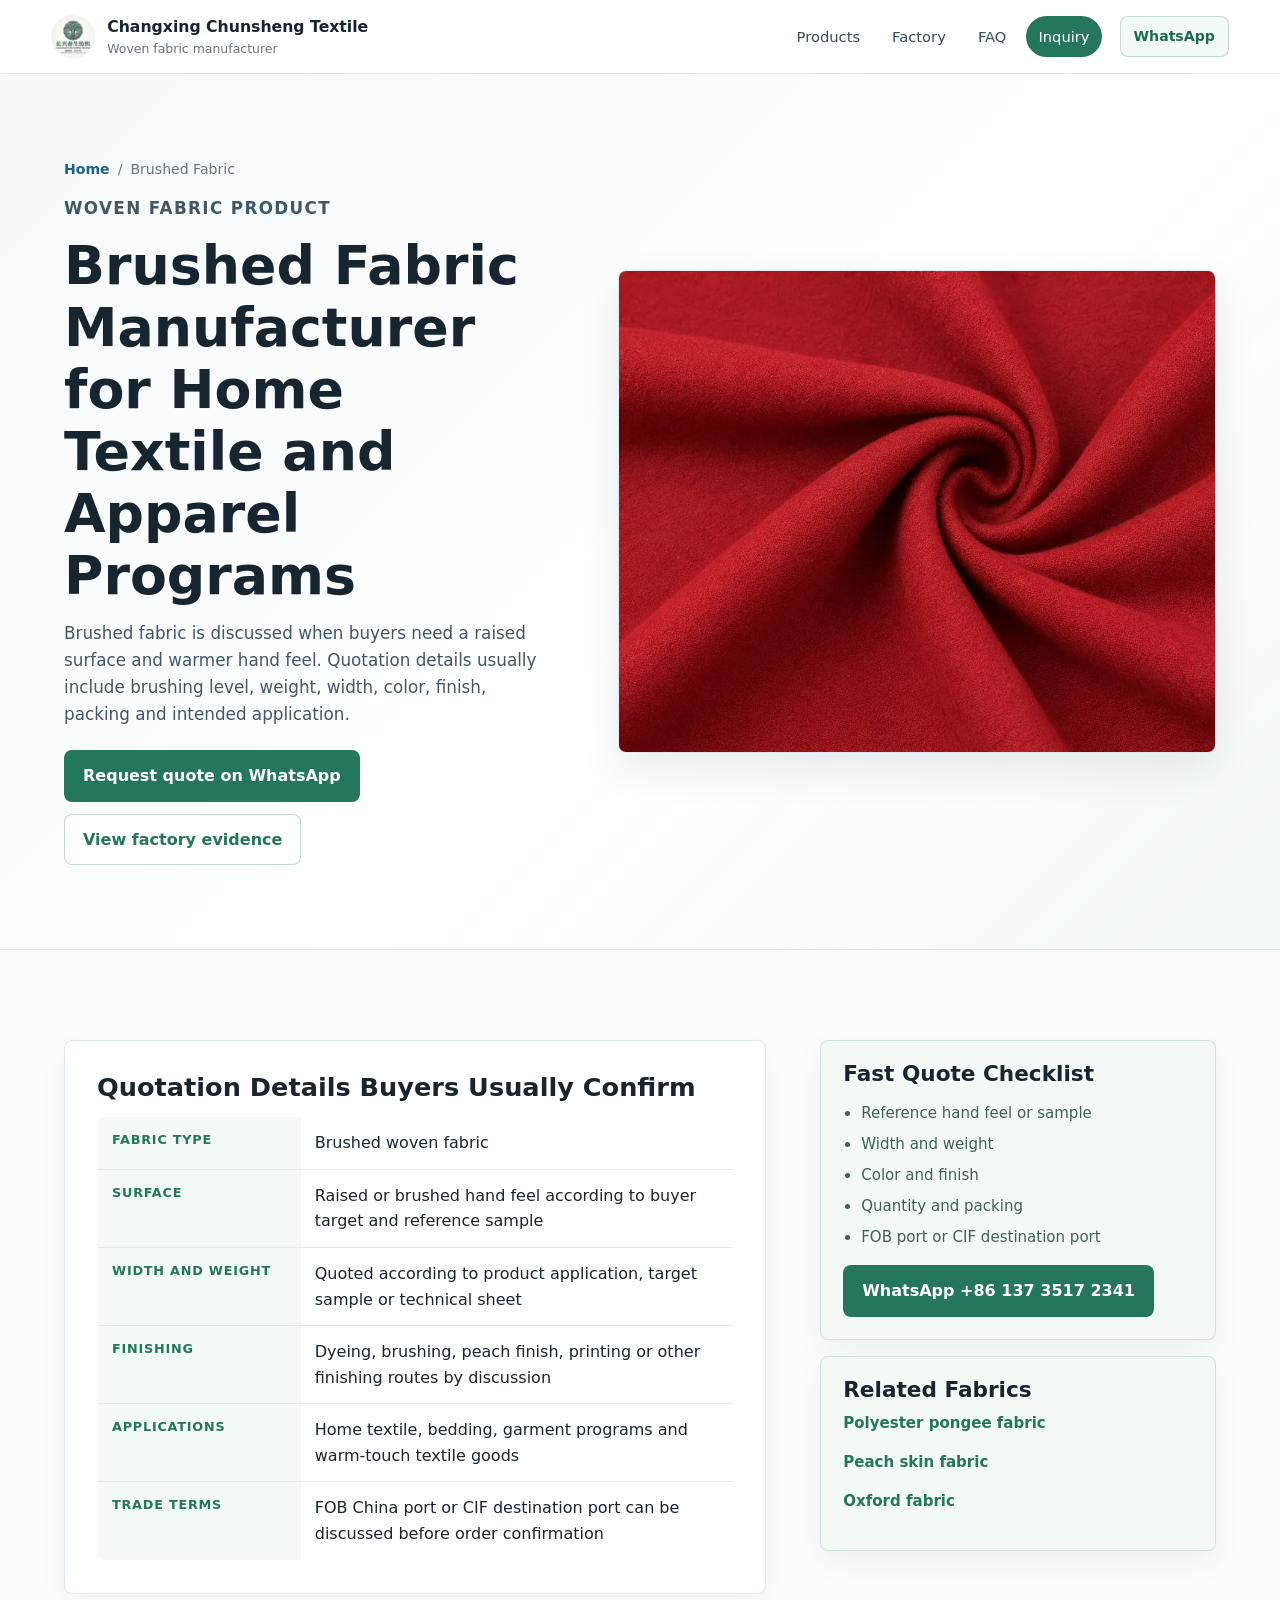
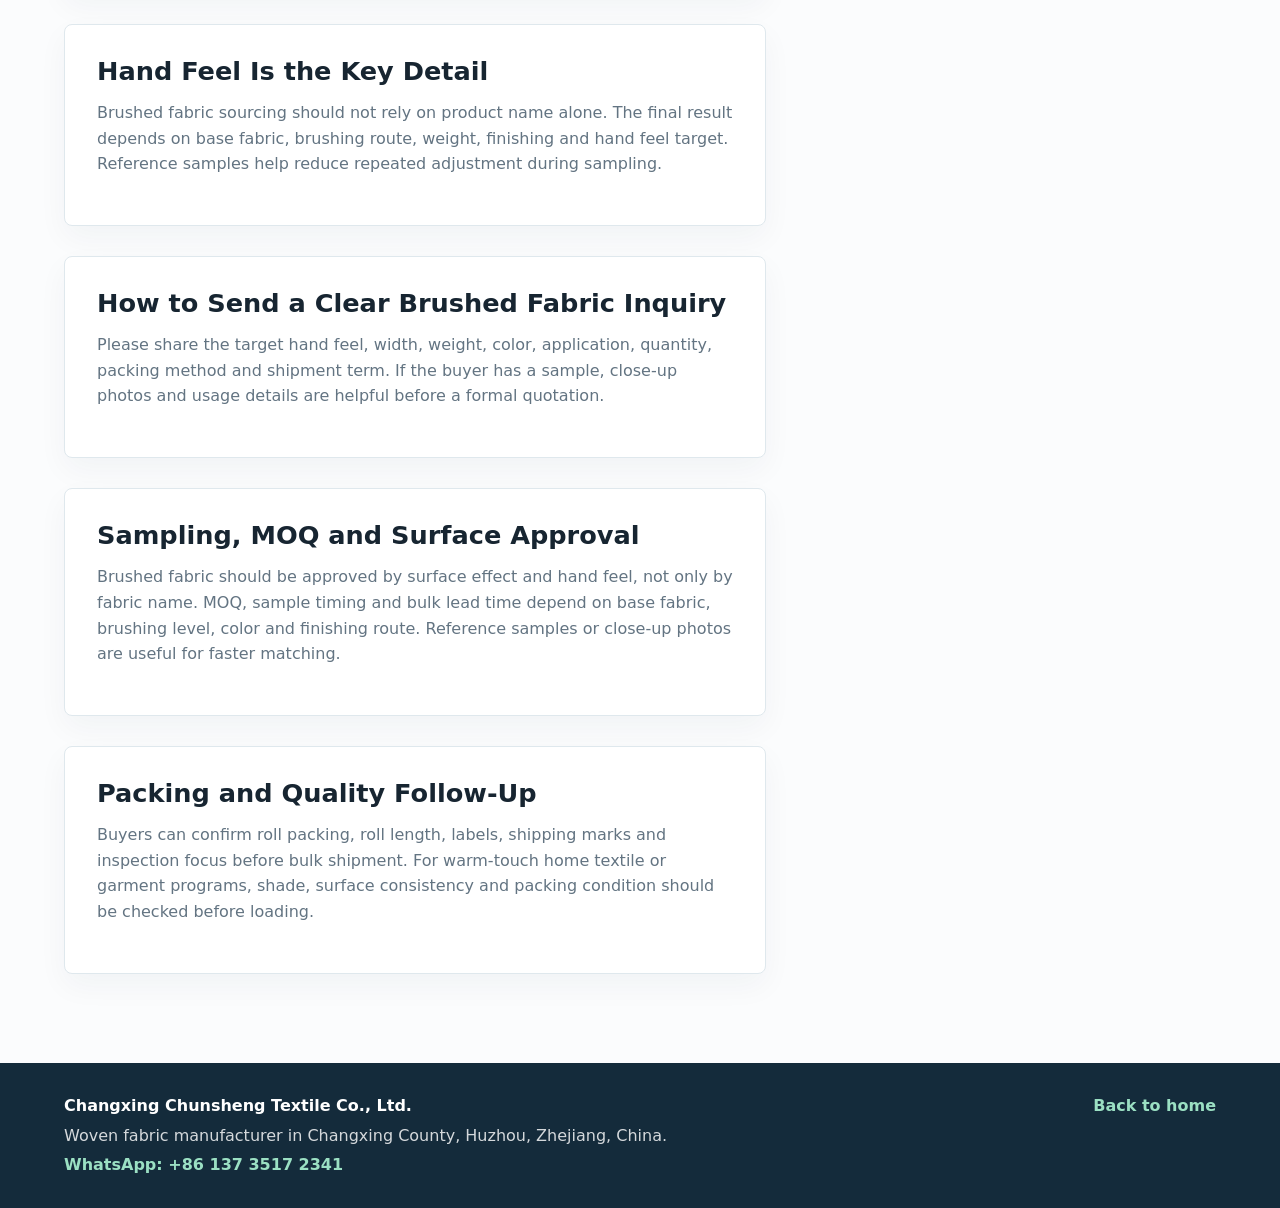
<file: cloudflare-git-dist/brushed-fabric.html>
<!doctype html>
<html lang="en">
  <head>
    <meta charset="UTF-8" />
    <meta name="viewport" content="width=device-width, initial-scale=1.0" />
    <title>Brushed Fabric Manufacturer in China | Changxing Chunsheng Textile</title>
    <meta
      name="description"
      content="Brushed woven fabric quotation from Changxing Chunsheng Textile in Zhejiang, China. Discuss width, weight, brushing level, color, finish, quantity, packing and FOB or CIF shipment terms."
    />
    <meta name="robots" content="index, follow" />
    <link rel="canonical" href="https://textiles.junyan911s.workers.dev/brushed-fabric.html" />
    <meta property="og:type" content="product" />
    <meta property="og:title" content="Brushed Fabric Manufacturer in China" />
    <meta property="og:description" content="Brushed woven fabric quotation for warmer touch, apparel, home textile and bedding programs." />
    <meta property="og:url" content="https://textiles.junyan911s.workers.dev/brushed-fabric.html" />
    <meta property="og:image" content="https://textiles.junyan911s.workers.dev/assets/images/products/brushed.webp" />
    <link rel="stylesheet" href="styles.css?v=20260622-wide-custom" />
    <script defer src="script.js"></script>
    <script defer src="analytics.js"></script>
    <script type="application/ld+json">
      {
        "@context": "https://schema.org",
        "@graph": [
          {
            "@type": "Product",
            "@id": "https://textiles.junyan911s.workers.dev/brushed-fabric.html#product",
            "name": "Brushed Fabric",
            "image": "https://textiles.junyan911s.workers.dev/assets/images/products/brushed.webp",
            "description": "Brushed woven fabric with raised surface for warmer touch, home textile, bedding and garment programs.",
            "category": "Woven textile fabric",
            "brand": { "@type": "Brand", "name": "Changxing Chunsheng Textile" },
            "manufacturer": {
              "@type": "Organization",
              "name": "Changxing Chunsheng Textile Co., Ltd.",
              "url": "https://textiles.junyan911s.workers.dev/"
            },
            "additionalProperty": [
              { "@type": "PropertyValue", "name": "Common discussion points", "value": "brushing level, hand feel, width, weight, color, finishing, packing" },
              { "@type": "PropertyValue", "name": "Quotation terms", "value": "FOB or CIF by buyer request" }
            ]
          },
          {
            "@type": "BreadcrumbList",
            "itemListElement": [
              { "@type": "ListItem", "position": 1, "name": "Home", "item": "https://textiles.junyan911s.workers.dev/" },
              { "@type": "ListItem", "position": 2, "name": "Brushed Fabric", "item": "https://textiles.junyan911s.workers.dev/brushed-fabric.html" }
            ]
          }
        ]
      }
    </script>
  </head>
  <body class="product-page">
    <header class="site-header" data-header>
      <a class="brand" href="index.html#top" aria-label="Changxing Chunsheng Textile home">
        <img src="assets/images/brand/logo.jpg" alt="" />
        <span>
          <strong>Changxing Chunsheng Textile</strong>
          <small>Woven fabric manufacturer</small>
        </span>
      </a>
      <button class="nav-toggle" type="button" aria-expanded="false" aria-controls="site-nav" data-nav-toggle>
        <span></span>
        <span></span>
        <span></span>
      </button>
      <nav id="site-nav" class="site-nav" data-nav>
        <a href="index.html#products">Products</a>
        <a href="index.html#factory">Factory</a>
        <a href="index.html#faq">FAQ</a>
        <a class="nav-cta" href="index.html#inquiry">Inquiry</a>
      </nav>
      <a class="whatsapp-link header-whatsapp" href="https://wa.me/8613735172341" target="_blank" rel="noopener">WhatsApp</a>
    </header>

    <main>
      <section class="product-hero">
        <div class="product-hero-copy">
          <nav class="breadcrumb" aria-label="Breadcrumb">
            <a href="index.html">Home</a>
            <span>/</span>
            <span>Brushed Fabric</span>
          </nav>
          <p class="eyebrow">Woven fabric product</p>
          <h1>Brushed Fabric Manufacturer for Home Textile and Apparel Programs</h1>
          <p>
            Brushed fabric is discussed when buyers need a raised surface and warmer hand feel. Quotation
            details usually include brushing level, weight, width, color, finish, packing and intended
            application.
          </p>
          <div class="product-actions">
            <a class="button primary" href="https://wa.me/8613735172341?text=Hello%2C%20I%20want%20a%20quote%20for%20brushed%20fabric." target="_blank" rel="noopener">Request quote on WhatsApp</a>
            <a class="button secondary" href="index.html#factory">View factory evidence</a>
          </div>
        </div>
        <figure class="product-hero-image">
          <img src="assets/images/products/brushed.webp" alt="Brushed woven fabric sample for home textile and apparel programs" fetchpriority="high" decoding="async" />
        </figure>
      </section>

      <section class="product-layout">
        <div class="product-content">
          <article class="product-panel">
            <h2>Quotation Details Buyers Usually Confirm</h2>
            <table class="spec-table">
              <tbody>
                <tr><th>Fabric type</th><td>Brushed woven fabric</td></tr>
                <tr><th>Surface</th><td>Raised or brushed hand feel according to buyer target and reference sample</td></tr>
                <tr><th>Width and weight</th><td>Quoted according to product application, target sample or technical sheet</td></tr>
                <tr><th>Finishing</th><td>Dyeing, brushing, peach finish, printing or other finishing routes by discussion</td></tr>
                <tr><th>Applications</th><td>Home textile, bedding, garment programs and warm-touch textile goods</td></tr>
                <tr><th>Trade terms</th><td>FOB China port or CIF destination port can be discussed before order confirmation</td></tr>
              </tbody>
            </table>
          </article>

          <article class="product-panel">
            <h2>Hand Feel Is the Key Detail</h2>
            <p>
              Brushed fabric sourcing should not rely on product name alone. The final result depends on base
              fabric, brushing route, weight, finishing and hand feel target. Reference samples help reduce
              repeated adjustment during sampling.
            </p>
          </article>

          <article class="product-panel">
            <h2>How to Send a Clear Brushed Fabric Inquiry</h2>
            <p>
              Please share the target hand feel, width, weight, color, application, quantity, packing method and
              shipment term. If the buyer has a sample, close-up photos and usage details are helpful before a
              formal quotation.
            </p>
          </article>

          <article class="product-panel">
            <h2>Sampling, MOQ and Surface Approval</h2>
            <p>
              Brushed fabric should be approved by surface effect and hand feel, not only by fabric name. MOQ,
              sample timing and bulk lead time depend on base fabric, brushing level, color and finishing route.
              Reference samples or close-up photos are useful for faster matching.
            </p>
          </article>

          <article class="product-panel">
            <h2>Packing and Quality Follow-Up</h2>
            <p>
              Buyers can confirm roll packing, roll length, labels, shipping marks and inspection focus before
              bulk shipment. For warm-touch home textile or garment programs, shade, surface consistency and
              packing condition should be checked before loading.
            </p>
          </article>
        </div>

        <aside class="product-side">
          <div class="quote-card">
            <h2>Fast Quote Checklist</h2>
            <ul>
              <li>Reference hand feel or sample</li>
              <li>Width and weight</li>
              <li>Color and finish</li>
              <li>Quantity and packing</li>
              <li>FOB port or CIF destination port</li>
            </ul>
            <a class="button primary" href="https://wa.me/8613735172341" target="_blank" rel="noopener">WhatsApp +86 137 3517 2341</a>
          </div>
          <div class="quote-card">
            <h2>Related Fabrics</h2>
            <p><a class="inline-contact" href="polyester-pongee-fabric.html">Polyester pongee fabric</a></p>
            <p><a class="inline-contact" href="peach-skin-fabric.html">Peach skin fabric</a></p>
            <p><a class="inline-contact" href="oxford-fabric.html">Oxford fabric</a></p>
          </div>
        </aside>
      </section>
    </main>

    <footer class="site-footer">
      <div>
        <strong>Changxing Chunsheng Textile Co., Ltd.</strong>
        <p>Woven fabric manufacturer in Changxing County, Huzhou, Zhejiang, China.</p>
        <p><a class="footer-contact" href="https://wa.me/8613735172341" target="_blank" rel="noopener">WhatsApp: +86 137 3517 2341</a></p>
      </div>
      <a href="index.html#top">Back to home</a>
    </footer>
  </body>
</html>
</file>
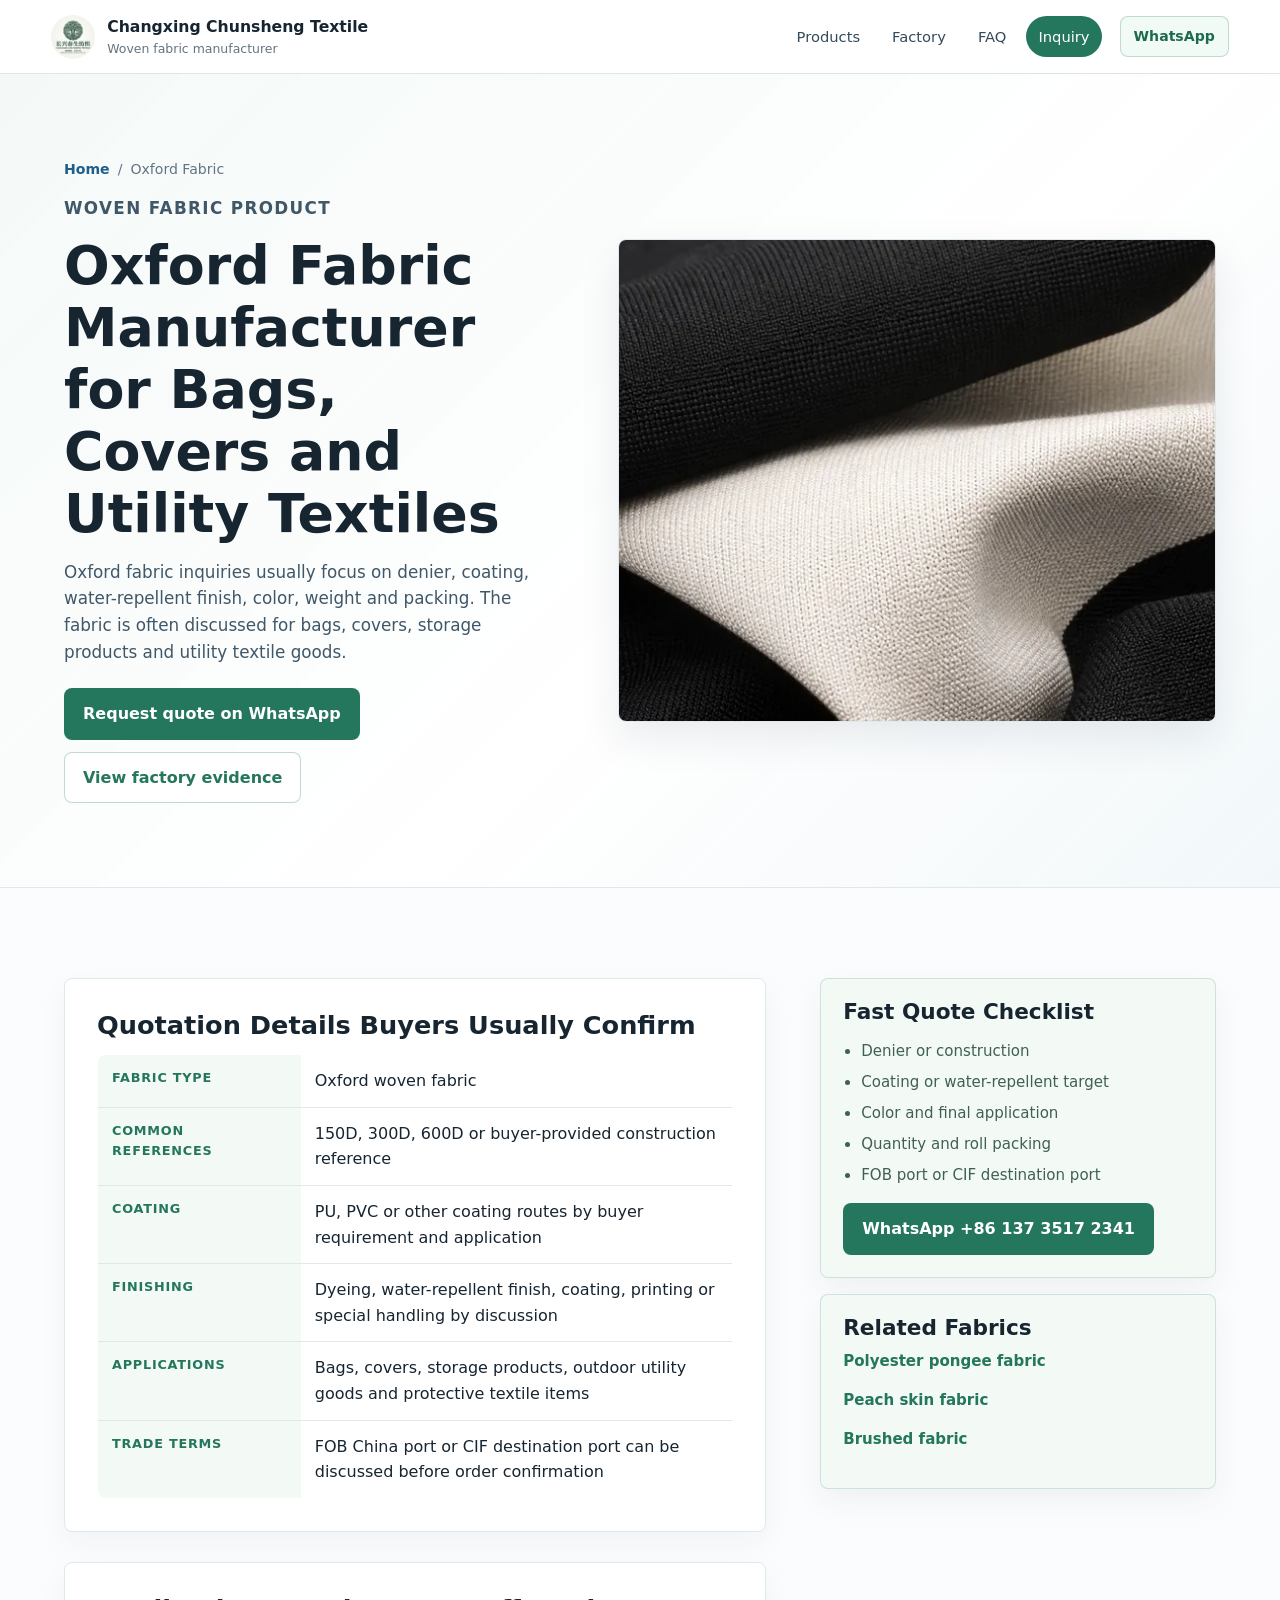
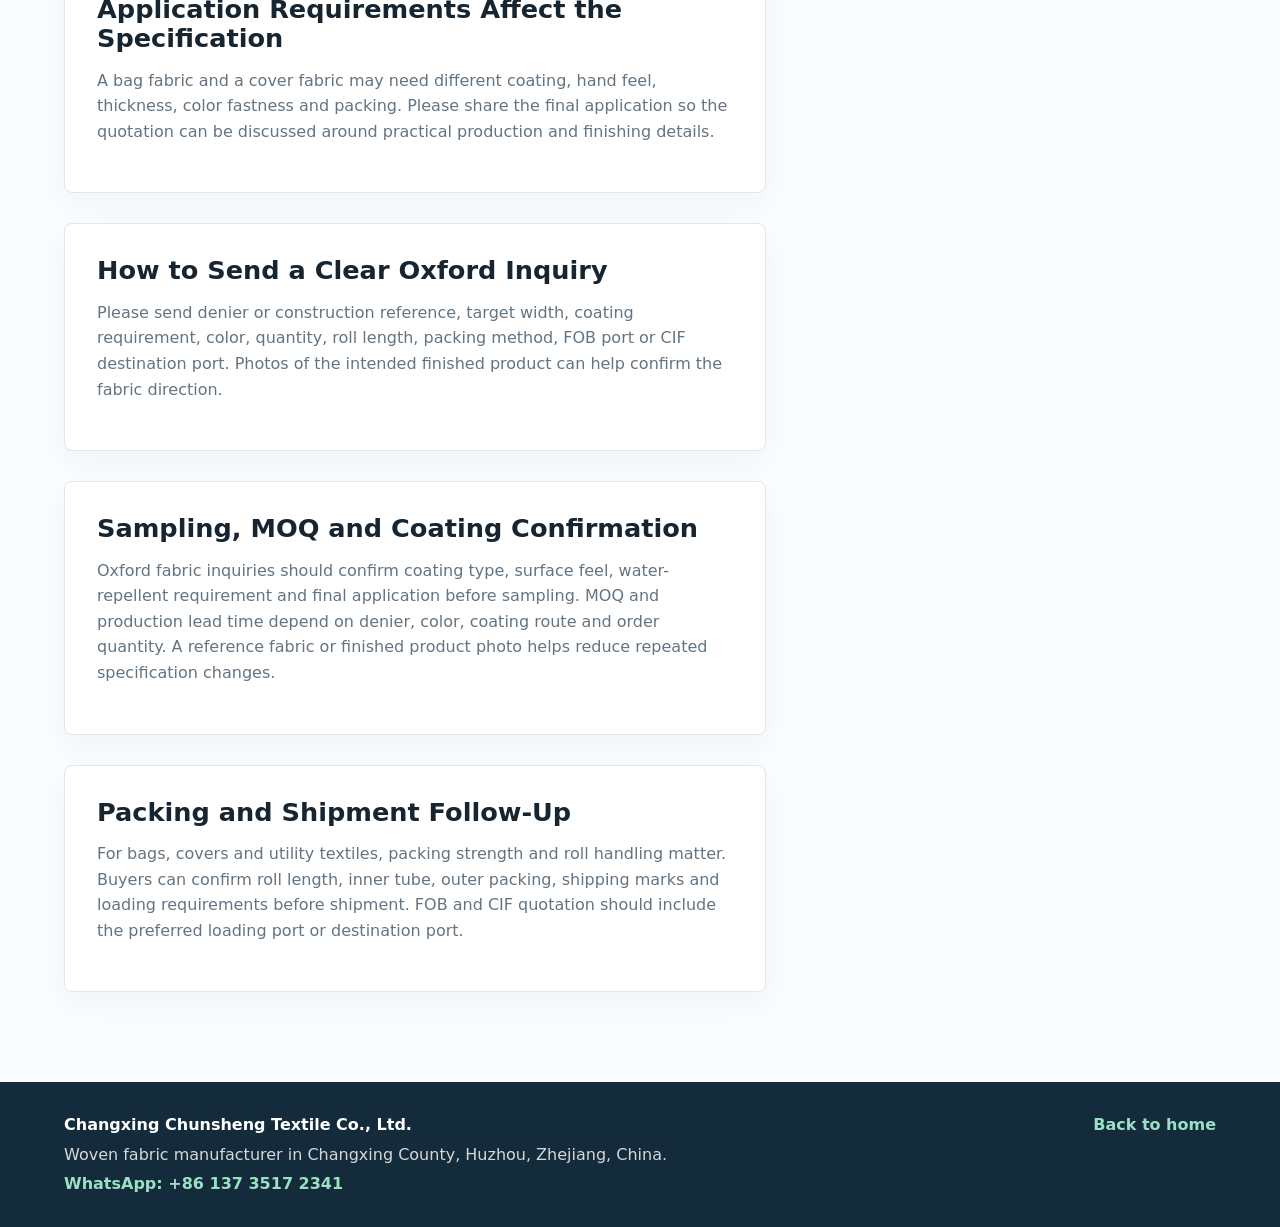
<file: cloudflare-git-dist/oxford-fabric.html>
<!doctype html>
<html lang="en">
  <head>
    <meta charset="UTF-8" />
    <meta name="viewport" content="width=device-width, initial-scale=1.0" />
    <title>Oxford Fabric Manufacturer in China | Bags, Covers and Utility Textiles</title>
    <meta
      name="description"
      content="Oxford fabric quotation from Changxing Chunsheng Textile in Zhejiang, China. Discuss denier, width, coating, water-repellent finish, color, quantity, packing and FOB or CIF shipment terms."
    />
    <meta name="robots" content="index, follow" />
    <link rel="canonical" href="https://textiles.junyan911s.workers.dev/oxford-fabric.html" />
    <meta property="og:type" content="product" />
    <meta property="og:title" content="Oxford Fabric Manufacturer in China" />
    <meta property="og:description" content="Oxford woven fabric quotation for bags, covers, storage products and utility textile goods." />
    <meta property="og:url" content="https://textiles.junyan911s.workers.dev/oxford-fabric.html" />
    <meta property="og:image" content="https://textiles.junyan911s.workers.dev/assets/images/products/oxford.webp" />
    <link rel="stylesheet" href="styles.css?v=20260622-wide-custom" />
    <script defer src="script.js"></script>
    <script defer src="analytics.js"></script>
    <script type="application/ld+json">
      {
        "@context": "https://schema.org",
        "@graph": [
          {
            "@type": "Product",
            "@id": "https://textiles.junyan911s.workers.dev/oxford-fabric.html#product",
            "name": "Oxford Fabric",
            "image": "https://textiles.junyan911s.workers.dev/assets/images/products/oxford.webp",
            "description": "Oxford woven fabric for bags, covers, storage products and utility textile goods, with coating and finishing details discussed by buyer specification.",
            "category": "Woven polyester fabric",
            "brand": { "@type": "Brand", "name": "Changxing Chunsheng Textile" },
            "manufacturer": {
              "@type": "Organization",
              "name": "Changxing Chunsheng Textile Co., Ltd.",
              "url": "https://textiles.junyan911s.workers.dev/"
            },
            "additionalProperty": [
              { "@type": "PropertyValue", "name": "Common discussion points", "value": "denier, width, coating, water repellency, color, weight, packing" },
              { "@type": "PropertyValue", "name": "Quotation terms", "value": "FOB or CIF by buyer request" }
            ]
          },
          {
            "@type": "BreadcrumbList",
            "itemListElement": [
              { "@type": "ListItem", "position": 1, "name": "Home", "item": "https://textiles.junyan911s.workers.dev/" },
              { "@type": "ListItem", "position": 2, "name": "Oxford Fabric", "item": "https://textiles.junyan911s.workers.dev/oxford-fabric.html" }
            ]
          }
        ]
      }
    </script>
  </head>
  <body class="product-page">
    <header class="site-header" data-header>
      <a class="brand" href="index.html#top" aria-label="Changxing Chunsheng Textile home">
        <img src="assets/images/brand/logo.jpg" alt="" />
        <span>
          <strong>Changxing Chunsheng Textile</strong>
          <small>Woven fabric manufacturer</small>
        </span>
      </a>
      <button class="nav-toggle" type="button" aria-expanded="false" aria-controls="site-nav" data-nav-toggle>
        <span></span>
        <span></span>
        <span></span>
      </button>
      <nav id="site-nav" class="site-nav" data-nav>
        <a href="index.html#products">Products</a>
        <a href="index.html#factory">Factory</a>
        <a href="index.html#faq">FAQ</a>
        <a class="nav-cta" href="index.html#inquiry">Inquiry</a>
      </nav>
      <a class="whatsapp-link header-whatsapp" href="https://wa.me/8613735172341" target="_blank" rel="noopener">WhatsApp</a>
    </header>

    <main>
      <section class="product-hero">
        <div class="product-hero-copy">
          <nav class="breadcrumb" aria-label="Breadcrumb">
            <a href="index.html">Home</a>
            <span>/</span>
            <span>Oxford Fabric</span>
          </nav>
          <p class="eyebrow">Woven fabric product</p>
          <h1>Oxford Fabric Manufacturer for Bags, Covers and Utility Textiles</h1>
          <p>
            Oxford fabric inquiries usually focus on denier, coating, water-repellent finish, color, weight and
            packing. The fabric is often discussed for bags, covers, storage products and utility textile goods.
          </p>
          <div class="product-actions">
            <a class="button primary" href="https://wa.me/8613735172341?text=Hello%2C%20I%20want%20a%20quote%20for%20oxford%20fabric." target="_blank" rel="noopener">Request quote on WhatsApp</a>
            <a class="button secondary" href="index.html#factory">View factory evidence</a>
          </div>
        </div>
        <figure class="product-hero-image">
          <img src="assets/images/products/oxford.webp" alt="Oxford woven fabric sample for bags covers and utility textile products" fetchpriority="high" decoding="async" />
        </figure>
      </section>

      <section class="product-layout">
        <div class="product-content">
          <article class="product-panel">
            <h2>Quotation Details Buyers Usually Confirm</h2>
            <table class="spec-table">
              <tbody>
                <tr><th>Fabric type</th><td>Oxford woven fabric</td></tr>
                <tr><th>Common references</th><td>150D, 300D, 600D or buyer-provided construction reference</td></tr>
                <tr><th>Coating</th><td>PU, PVC or other coating routes by buyer requirement and application</td></tr>
                <tr><th>Finishing</th><td>Dyeing, water-repellent finish, coating, printing or special handling by discussion</td></tr>
                <tr><th>Applications</th><td>Bags, covers, storage products, outdoor utility goods and protective textile items</td></tr>
                <tr><th>Trade terms</th><td>FOB China port or CIF destination port can be discussed before order confirmation</td></tr>
              </tbody>
            </table>
          </article>

          <article class="product-panel">
            <h2>Application Requirements Affect the Specification</h2>
            <p>
              A bag fabric and a cover fabric may need different coating, hand feel, thickness, color fastness
              and packing. Please share the final application so the quotation can be discussed around practical
              production and finishing details.
            </p>
          </article>

          <article class="product-panel">
            <h2>How to Send a Clear Oxford Inquiry</h2>
            <p>
              Please send denier or construction reference, target width, coating requirement, color, quantity,
              roll length, packing method, FOB port or CIF destination port. Photos of the intended finished
              product can help confirm the fabric direction.
            </p>
          </article>

          <article class="product-panel">
            <h2>Sampling, MOQ and Coating Confirmation</h2>
            <p>
              Oxford fabric inquiries should confirm coating type, surface feel, water-repellent requirement
              and final application before sampling. MOQ and production lead time depend on denier, color,
              coating route and order quantity. A reference fabric or finished product photo helps reduce
              repeated specification changes.
            </p>
          </article>

          <article class="product-panel">
            <h2>Packing and Shipment Follow-Up</h2>
            <p>
              For bags, covers and utility textiles, packing strength and roll handling matter. Buyers can
              confirm roll length, inner tube, outer packing, shipping marks and loading requirements before
              shipment. FOB and CIF quotation should include the preferred loading port or destination port.
            </p>
          </article>
        </div>

        <aside class="product-side">
          <div class="quote-card">
            <h2>Fast Quote Checklist</h2>
            <ul>
              <li>Denier or construction</li>
              <li>Coating or water-repellent target</li>
              <li>Color and final application</li>
              <li>Quantity and roll packing</li>
              <li>FOB port or CIF destination port</li>
            </ul>
            <a class="button primary" href="https://wa.me/8613735172341" target="_blank" rel="noopener">WhatsApp +86 137 3517 2341</a>
          </div>
          <div class="quote-card">
            <h2>Related Fabrics</h2>
            <p><a class="inline-contact" href="polyester-pongee-fabric.html">Polyester pongee fabric</a></p>
            <p><a class="inline-contact" href="peach-skin-fabric.html">Peach skin fabric</a></p>
            <p><a class="inline-contact" href="brushed-fabric.html">Brushed fabric</a></p>
          </div>
        </aside>
      </section>
    </main>

    <footer class="site-footer">
      <div>
        <strong>Changxing Chunsheng Textile Co., Ltd.</strong>
        <p>Woven fabric manufacturer in Changxing County, Huzhou, Zhejiang, China.</p>
        <p><a class="footer-contact" href="https://wa.me/8613735172341" target="_blank" rel="noopener">WhatsApp: +86 137 3517 2341</a></p>
      </div>
      <a href="index.html#top">Back to home</a>
    </footer>
  </body>
</html>
</file>
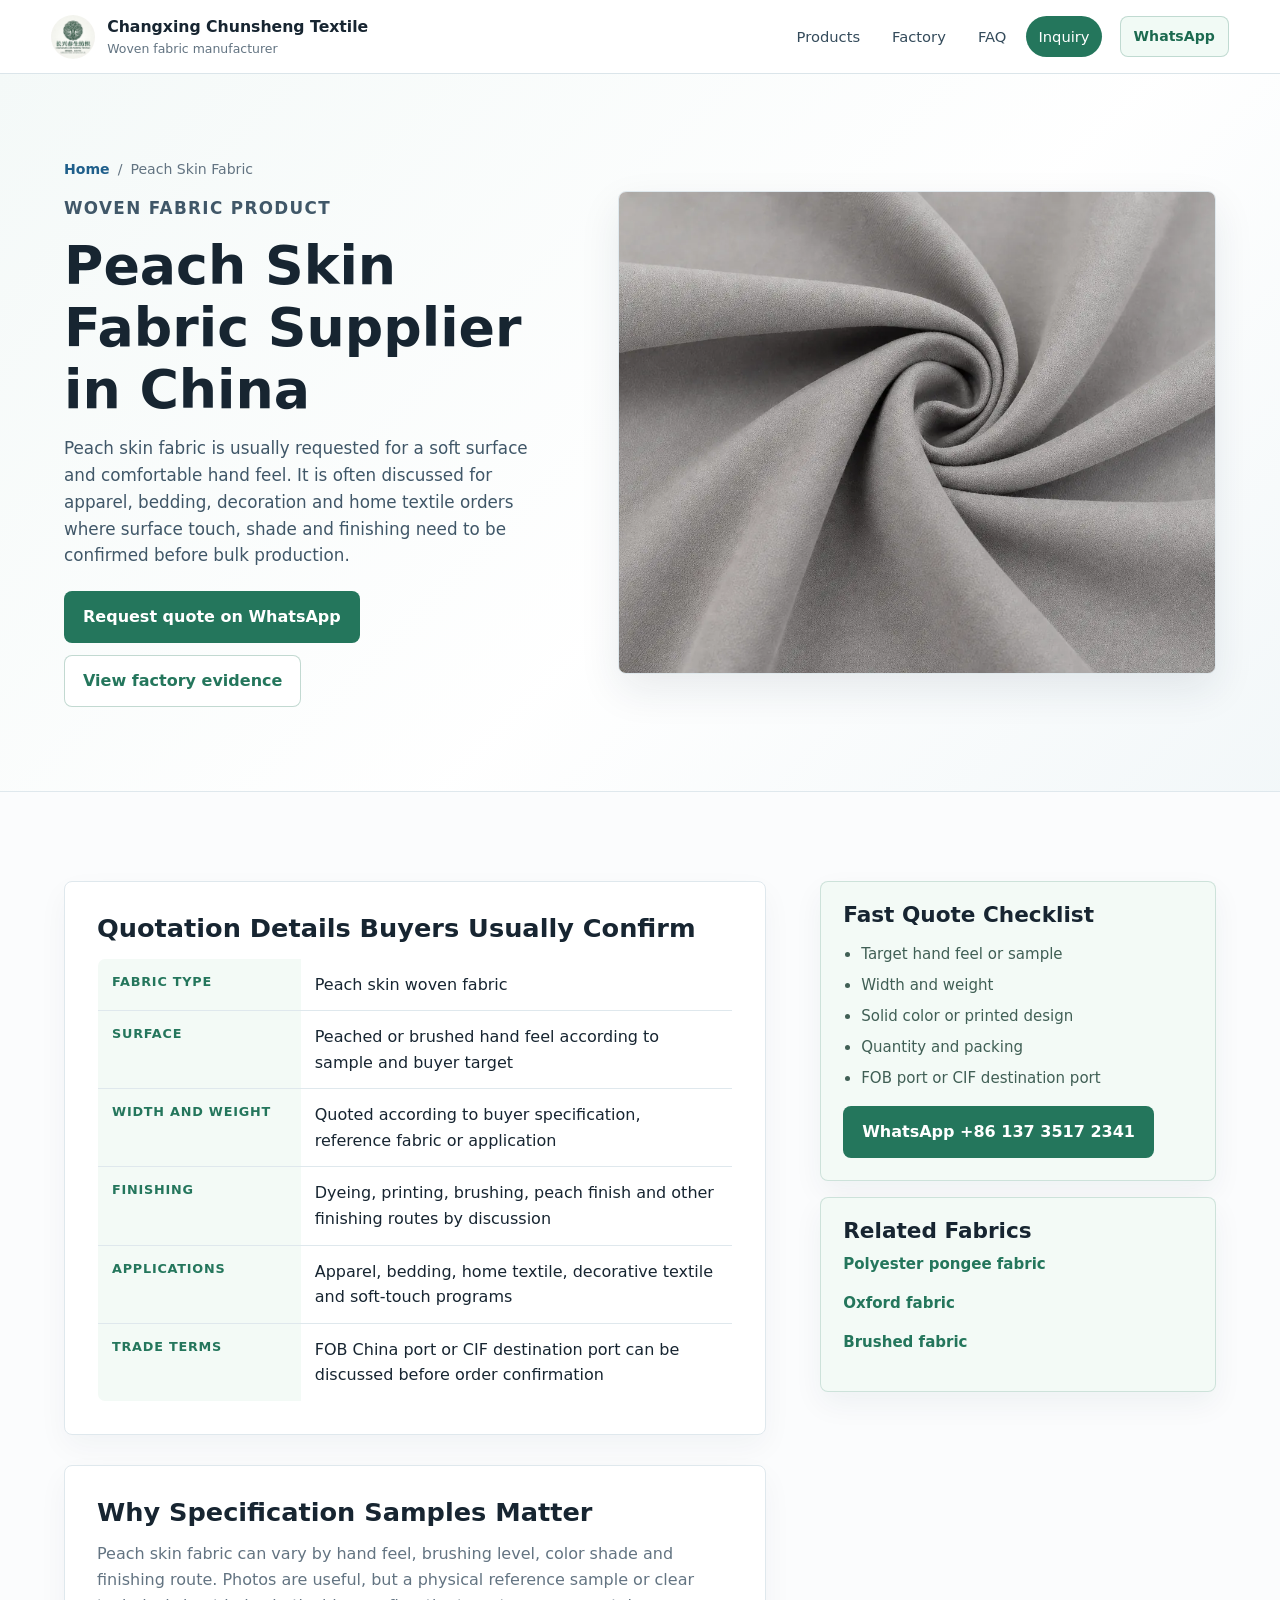
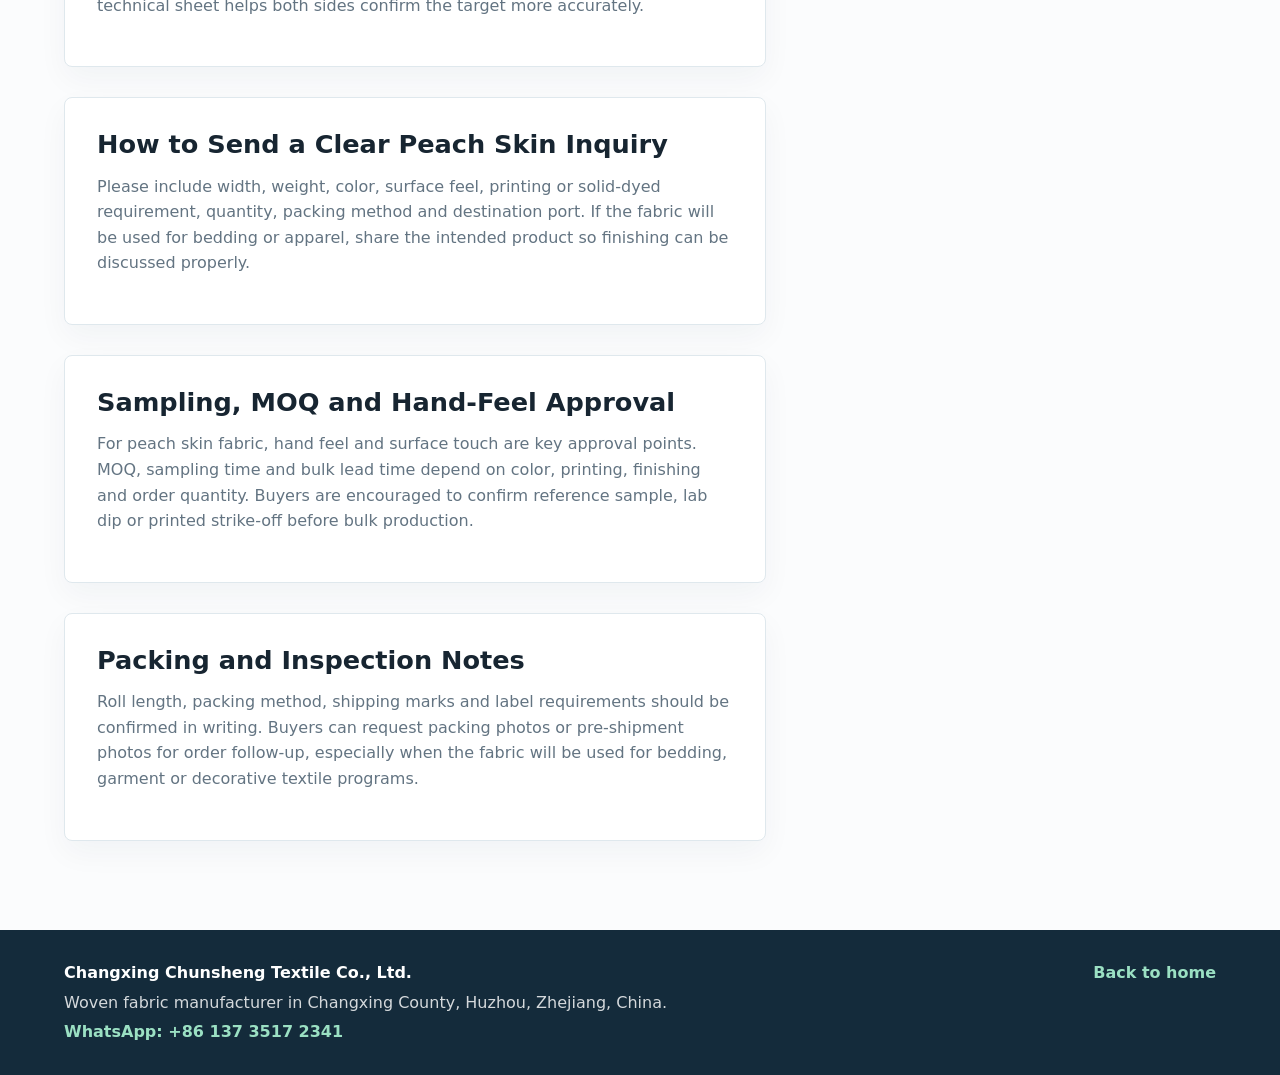
<file: cloudflare-git-dist/peach-skin-fabric.html>
<!doctype html>
<html lang="en">
  <head>
    <meta charset="UTF-8" />
    <meta name="viewport" content="width=device-width, initial-scale=1.0" />
    <title>Peach Skin Fabric Supplier in China | Changxing Chunsheng Textile</title>
    <meta
      name="description"
      content="Peach skin fabric quotation from Changxing Chunsheng Textile, a woven fabric manufacturer in Zhejiang, China. Discuss width, weight, color, hand feel, printing, finishing and FOB or CIF terms."
    />
    <meta name="robots" content="index, follow" />
    <link rel="canonical" href="https://textiles.junyan911s.workers.dev/peach-skin-fabric.html" />
    <meta property="og:type" content="product" />
    <meta property="og:title" content="Peach Skin Fabric Supplier in China" />
    <meta property="og:description" content="Soft hand-feel peach skin woven fabric for apparel, bedding, decoration and home textile programs." />
    <meta property="og:url" content="https://textiles.junyan911s.workers.dev/peach-skin-fabric.html" />
    <meta property="og:image" content="https://textiles.junyan911s.workers.dev/assets/images/products/peach-skin.webp" />
    <link rel="stylesheet" href="styles.css?v=20260622-wide-custom" />
    <script defer src="script.js"></script>
    <script defer src="analytics.js"></script>
    <script type="application/ld+json">
      {
        "@context": "https://schema.org",
        "@graph": [
          {
            "@type": "Product",
            "@id": "https://textiles.junyan911s.workers.dev/peach-skin-fabric.html#product",
            "name": "Peach Skin Fabric",
            "image": "https://textiles.junyan911s.workers.dev/assets/images/products/peach-skin.webp",
            "description": "Peach skin woven fabric with soft hand feel for apparel, bedding, decorative textile and home textile applications.",
            "category": "Woven polyester fabric",
            "brand": { "@type": "Brand", "name": "Changxing Chunsheng Textile" },
            "manufacturer": {
              "@type": "Organization",
              "name": "Changxing Chunsheng Textile Co., Ltd.",
              "url": "https://textiles.junyan911s.workers.dev/"
            },
            "additionalProperty": [
              { "@type": "PropertyValue", "name": "Common discussion points", "value": "hand feel, brushing level, width, weight, color, printing, finishing, packing" },
              { "@type": "PropertyValue", "name": "Quotation terms", "value": "FOB or CIF by buyer request" }
            ]
          },
          {
            "@type": "BreadcrumbList",
            "itemListElement": [
              { "@type": "ListItem", "position": 1, "name": "Home", "item": "https://textiles.junyan911s.workers.dev/" },
              { "@type": "ListItem", "position": 2, "name": "Peach Skin Fabric", "item": "https://textiles.junyan911s.workers.dev/peach-skin-fabric.html" }
            ]
          }
        ]
      }
    </script>
  </head>
  <body class="product-page">
    <header class="site-header" data-header>
      <a class="brand" href="index.html#top" aria-label="Changxing Chunsheng Textile home">
        <img src="assets/images/brand/logo.jpg" alt="" />
        <span>
          <strong>Changxing Chunsheng Textile</strong>
          <small>Woven fabric manufacturer</small>
        </span>
      </a>
      <button class="nav-toggle" type="button" aria-expanded="false" aria-controls="site-nav" data-nav-toggle>
        <span></span>
        <span></span>
        <span></span>
      </button>
      <nav id="site-nav" class="site-nav" data-nav>
        <a href="index.html#products">Products</a>
        <a href="index.html#factory">Factory</a>
        <a href="index.html#faq">FAQ</a>
        <a class="nav-cta" href="index.html#inquiry">Inquiry</a>
      </nav>
      <a class="whatsapp-link header-whatsapp" href="https://wa.me/8613735172341" target="_blank" rel="noopener">WhatsApp</a>
    </header>

    <main>
      <section class="product-hero">
        <div class="product-hero-copy">
          <nav class="breadcrumb" aria-label="Breadcrumb">
            <a href="index.html">Home</a>
            <span>/</span>
            <span>Peach Skin Fabric</span>
          </nav>
          <p class="eyebrow">Woven fabric product</p>
          <h1>Peach Skin Fabric Supplier in China</h1>
          <p>
            Peach skin fabric is usually requested for a soft surface and comfortable hand feel. It is often
            discussed for apparel, bedding, decoration and home textile orders where surface touch, shade and
            finishing need to be confirmed before bulk production.
          </p>
          <div class="product-actions">
            <a class="button primary" href="https://wa.me/8613735172341?text=Hello%2C%20I%20want%20a%20quote%20for%20peach%20skin%20fabric." target="_blank" rel="noopener">Request quote on WhatsApp</a>
            <a class="button secondary" href="index.html#factory">View factory evidence</a>
          </div>
        </div>
        <figure class="product-hero-image">
          <img src="assets/images/products/peach-skin.webp" alt="Peach skin woven fabric sample with soft hand feel" fetchpriority="high" decoding="async" />
        </figure>
      </section>

      <section class="product-layout">
        <div class="product-content">
          <article class="product-panel">
            <h2>Quotation Details Buyers Usually Confirm</h2>
            <table class="spec-table">
              <tbody>
                <tr><th>Fabric type</th><td>Peach skin woven fabric</td></tr>
                <tr><th>Surface</th><td>Peached or brushed hand feel according to sample and buyer target</td></tr>
                <tr><th>Width and weight</th><td>Quoted according to buyer specification, reference fabric or application</td></tr>
                <tr><th>Finishing</th><td>Dyeing, printing, brushing, peach finish and other finishing routes by discussion</td></tr>
                <tr><th>Applications</th><td>Apparel, bedding, home textile, decorative textile and soft-touch programs</td></tr>
                <tr><th>Trade terms</th><td>FOB China port or CIF destination port can be discussed before order confirmation</td></tr>
              </tbody>
            </table>
          </article>

          <article class="product-panel">
            <h2>Why Specification Samples Matter</h2>
            <p>
              Peach skin fabric can vary by hand feel, brushing level, color shade and finishing route. Photos
              are useful, but a physical reference sample or clear technical sheet helps both sides confirm the
              target more accurately.
            </p>
          </article>

          <article class="product-panel">
            <h2>How to Send a Clear Peach Skin Inquiry</h2>
            <p>
              Please include width, weight, color, surface feel, printing or solid-dyed requirement, quantity,
              packing method and destination port. If the fabric will be used for bedding or apparel, share the
              intended product so finishing can be discussed properly.
            </p>
          </article>

          <article class="product-panel">
            <h2>Sampling, MOQ and Hand-Feel Approval</h2>
            <p>
              For peach skin fabric, hand feel and surface touch are key approval points. MOQ, sampling time
              and bulk lead time depend on color, printing, finishing and order quantity. Buyers are encouraged
              to confirm reference sample, lab dip or printed strike-off before bulk production.
            </p>
          </article>

          <article class="product-panel">
            <h2>Packing and Inspection Notes</h2>
            <p>
              Roll length, packing method, shipping marks and label requirements should be confirmed in writing.
              Buyers can request packing photos or pre-shipment photos for order follow-up, especially when the
              fabric will be used for bedding, garment or decorative textile programs.
            </p>
          </article>
        </div>

        <aside class="product-side">
          <div class="quote-card">
            <h2>Fast Quote Checklist</h2>
            <ul>
              <li>Target hand feel or sample</li>
              <li>Width and weight</li>
              <li>Solid color or printed design</li>
              <li>Quantity and packing</li>
              <li>FOB port or CIF destination port</li>
            </ul>
            <a class="button primary" href="https://wa.me/8613735172341" target="_blank" rel="noopener">WhatsApp +86 137 3517 2341</a>
          </div>
          <div class="quote-card">
            <h2>Related Fabrics</h2>
            <p><a class="inline-contact" href="polyester-pongee-fabric.html">Polyester pongee fabric</a></p>
            <p><a class="inline-contact" href="oxford-fabric.html">Oxford fabric</a></p>
            <p><a class="inline-contact" href="brushed-fabric.html">Brushed fabric</a></p>
          </div>
        </aside>
      </section>
    </main>

    <footer class="site-footer">
      <div>
        <strong>Changxing Chunsheng Textile Co., Ltd.</strong>
        <p>Woven fabric manufacturer in Changxing County, Huzhou, Zhejiang, China.</p>
        <p><a class="footer-contact" href="https://wa.me/8613735172341" target="_blank" rel="noopener">WhatsApp: +86 137 3517 2341</a></p>
      </div>
      <a href="index.html#top">Back to home</a>
    </footer>
  </body>
</html>
</file>
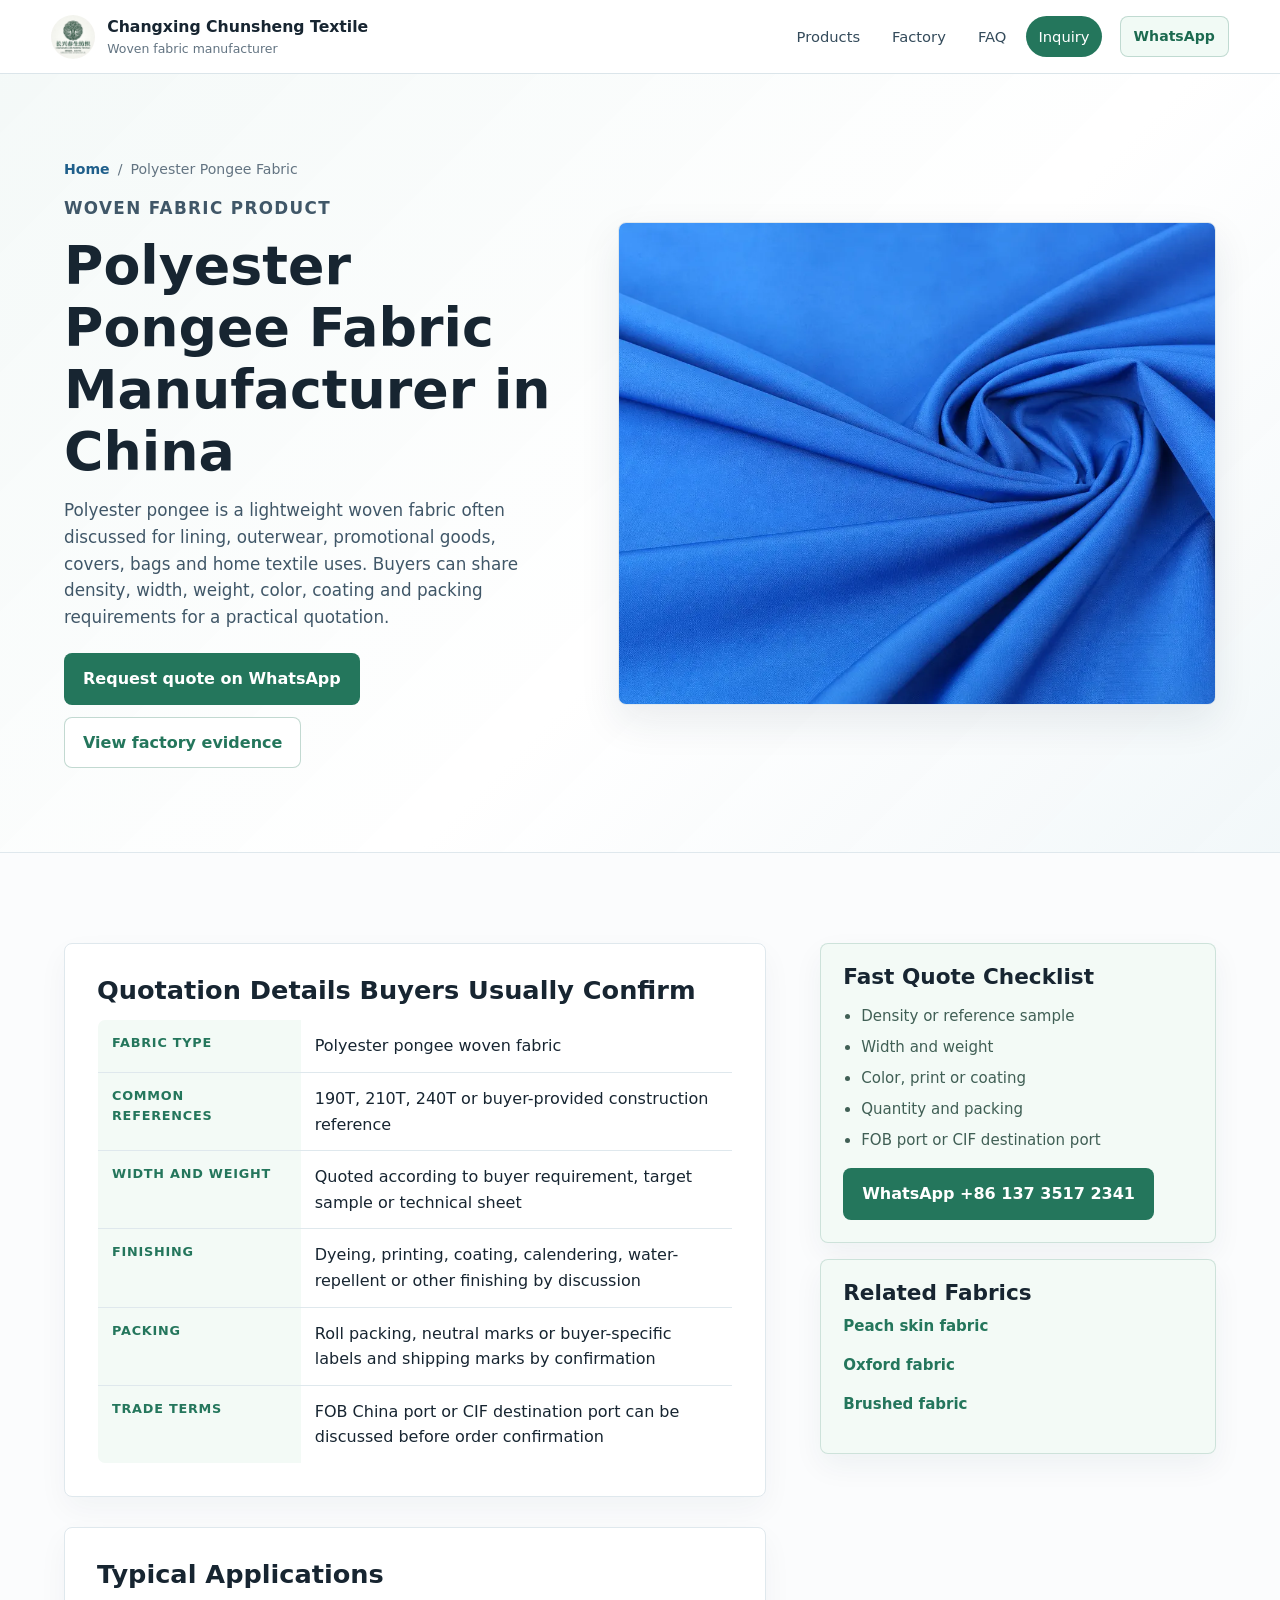
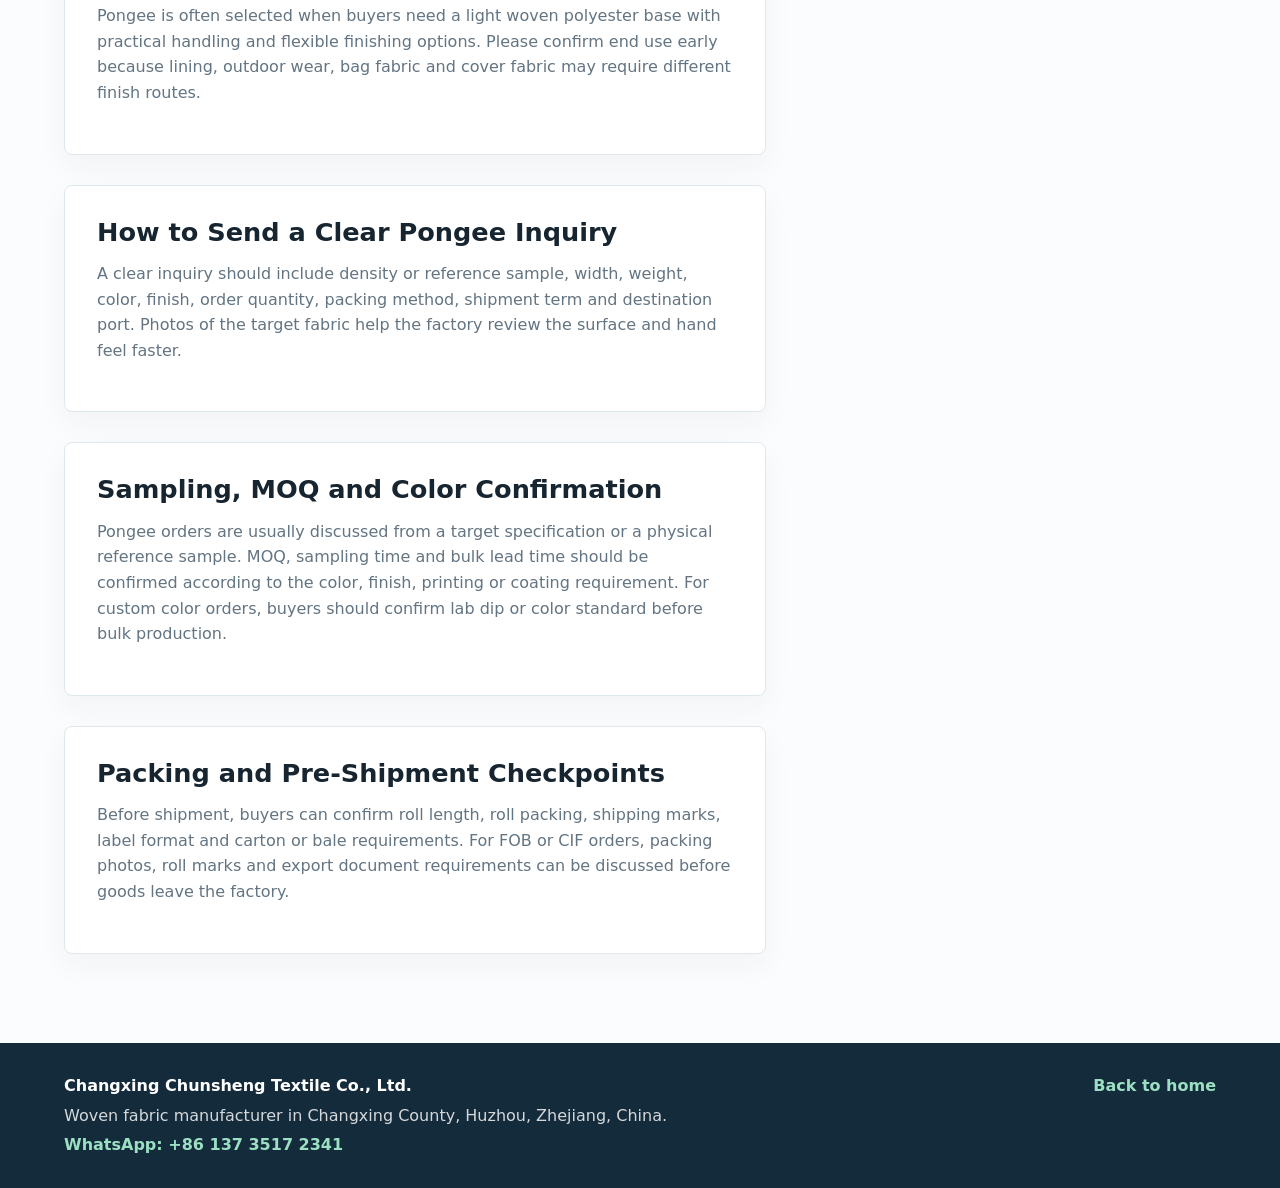
<file: cloudflare-git-dist/polyester-pongee-fabric.html>
<!doctype html>
<html lang="en">
  <head>
    <meta charset="UTF-8" />
    <meta name="viewport" content="width=device-width, initial-scale=1.0" />
    <title>Polyester Pongee Fabric Manufacturer in China | Changxing Chunsheng Textile</title>
    <meta
      name="description"
      content="Source polyester pongee fabric from Changxing Chunsheng Textile, a woven fabric manufacturer in Zhejiang, China. Send width, density, finish, color, quantity and destination port for FOB or CIF quotation."
    />
    <meta name="robots" content="index, follow" />
    <link rel="canonical" href="https://textiles.junyan911s.workers.dev/polyester-pongee-fabric.html" />
    <meta property="og:type" content="product" />
    <meta property="og:title" content="Polyester Pongee Fabric Manufacturer in China" />
    <meta
      property="og:description"
      content="Specification-led polyester pongee fabric quotation for lining, outdoor wear, bags, covers and home textile programs."
    />
    <meta property="og:url" content="https://textiles.junyan911s.workers.dev/polyester-pongee-fabric.html" />
    <meta property="og:image" content="https://textiles.junyan911s.workers.dev/assets/images/products/pongee.webp" />
    <link rel="stylesheet" href="styles.css?v=20260622-wide-custom" />
    <script defer src="script.js"></script>
    <script defer src="analytics.js"></script>
    <script type="application/ld+json">
      {
        "@context": "https://schema.org",
        "@graph": [
          {
            "@type": "Product",
            "@id": "https://textiles.junyan911s.workers.dev/polyester-pongee-fabric.html#product",
            "name": "Polyester Pongee Fabric",
            "image": "https://textiles.junyan911s.workers.dev/assets/images/products/pongee.webp",
            "description": "Polyester pongee woven fabric for lining, outdoor wear, promotional products, bags, covers and home textile applications.",
            "category": "Woven polyester fabric",
            "brand": { "@type": "Brand", "name": "Changxing Chunsheng Textile" },
            "manufacturer": {
              "@type": "Organization",
              "name": "Changxing Chunsheng Textile Co., Ltd.",
              "url": "https://textiles.junyan911s.workers.dev/"
            },
            "additionalProperty": [
              { "@type": "PropertyValue", "name": "Common discussion points", "value": "density, width, weight, color, coating, printing, calendering, packing" },
              { "@type": "PropertyValue", "name": "Quotation terms", "value": "FOB or CIF by buyer request" }
            ]
          },
          {
            "@type": "BreadcrumbList",
            "itemListElement": [
              { "@type": "ListItem", "position": 1, "name": "Home", "item": "https://textiles.junyan911s.workers.dev/" },
              { "@type": "ListItem", "position": 2, "name": "Polyester Pongee Fabric", "item": "https://textiles.junyan911s.workers.dev/polyester-pongee-fabric.html" }
            ]
          }
        ]
      }
    </script>
  </head>
  <body class="product-page">
    <header class="site-header" data-header>
      <a class="brand" href="index.html#top" aria-label="Changxing Chunsheng Textile home">
        <img src="assets/images/brand/logo.jpg" alt="" />
        <span>
          <strong>Changxing Chunsheng Textile</strong>
          <small>Woven fabric manufacturer</small>
        </span>
      </a>
      <button class="nav-toggle" type="button" aria-expanded="false" aria-controls="site-nav" data-nav-toggle>
        <span></span>
        <span></span>
        <span></span>
      </button>
      <nav id="site-nav" class="site-nav" data-nav>
        <a href="index.html#products">Products</a>
        <a href="index.html#factory">Factory</a>
        <a href="index.html#faq">FAQ</a>
        <a class="nav-cta" href="index.html#inquiry">Inquiry</a>
      </nav>
      <a class="whatsapp-link header-whatsapp" href="https://wa.me/8613735172341" target="_blank" rel="noopener">WhatsApp</a>
    </header>

    <main>
      <section class="product-hero">
        <div class="product-hero-copy">
          <nav class="breadcrumb" aria-label="Breadcrumb">
            <a href="index.html">Home</a>
            <span>/</span>
            <span>Polyester Pongee Fabric</span>
          </nav>
          <p class="eyebrow">Woven fabric product</p>
          <h1>Polyester Pongee Fabric Manufacturer in China</h1>
          <p>
            Polyester pongee is a lightweight woven fabric often discussed for lining, outerwear, promotional
            goods, covers, bags and home textile uses. Buyers can share density, width, weight, color, coating
            and packing requirements for a practical quotation.
          </p>
          <div class="product-actions">
            <a class="button primary" href="https://wa.me/8613735172341?text=Hello%2C%20I%20want%20a%20quote%20for%20polyester%20pongee%20fabric." target="_blank" rel="noopener">Request quote on WhatsApp</a>
            <a class="button secondary" href="index.html#factory">View factory evidence</a>
          </div>
        </div>
        <figure class="product-hero-image">
          <img src="assets/images/products/pongee.webp" alt="Polyester pongee woven fabric sample for buyer quotation" fetchpriority="high" decoding="async" />
        </figure>
      </section>

      <section class="product-layout">
        <div class="product-content">
          <article class="product-panel">
            <h2>Quotation Details Buyers Usually Confirm</h2>
            <table class="spec-table">
              <tbody>
                <tr><th>Fabric type</th><td>Polyester pongee woven fabric</td></tr>
                <tr><th>Common references</th><td>190T, 210T, 240T or buyer-provided construction reference</td></tr>
                <tr><th>Width and weight</th><td>Quoted according to buyer requirement, target sample or technical sheet</td></tr>
                <tr><th>Finishing</th><td>Dyeing, printing, coating, calendering, water-repellent or other finishing by discussion</td></tr>
                <tr><th>Packing</th><td>Roll packing, neutral marks or buyer-specific labels and shipping marks by confirmation</td></tr>
                <tr><th>Trade terms</th><td>FOB China port or CIF destination port can be discussed before order confirmation</td></tr>
              </tbody>
            </table>
          </article>

          <article class="product-panel">
            <h2>Typical Applications</h2>
            <p>
              Pongee is often selected when buyers need a light woven polyester base with practical handling
              and flexible finishing options. Please confirm end use early because lining, outdoor wear, bag
              fabric and cover fabric may require different finish routes.
            </p>
          </article>

          <article class="product-panel">
            <h2>How to Send a Clear Pongee Inquiry</h2>
            <p>
              A clear inquiry should include density or reference sample, width, weight, color, finish, order
              quantity, packing method, shipment term and destination port. Photos of the target fabric help
              the factory review the surface and hand feel faster.
            </p>
          </article>

          <article class="product-panel">
            <h2>Sampling, MOQ and Color Confirmation</h2>
            <p>
              Pongee orders are usually discussed from a target specification or a physical reference sample.
              MOQ, sampling time and bulk lead time should be confirmed according to the color, finish, printing
              or coating requirement. For custom color orders, buyers should confirm lab dip or color standard
              before bulk production.
            </p>
          </article>

          <article class="product-panel">
            <h2>Packing and Pre-Shipment Checkpoints</h2>
            <p>
              Before shipment, buyers can confirm roll length, roll packing, shipping marks, label format and
              carton or bale requirements. For FOB or CIF orders, packing photos, roll marks and export document
              requirements can be discussed before goods leave the factory.
            </p>
          </article>
        </div>

        <aside class="product-side">
          <div class="quote-card">
            <h2>Fast Quote Checklist</h2>
            <ul>
              <li>Density or reference sample</li>
              <li>Width and weight</li>
              <li>Color, print or coating</li>
              <li>Quantity and packing</li>
              <li>FOB port or CIF destination port</li>
            </ul>
            <a class="button primary" href="https://wa.me/8613735172341" target="_blank" rel="noopener">WhatsApp +86 137 3517 2341</a>
          </div>
          <div class="quote-card">
            <h2>Related Fabrics</h2>
            <p><a class="inline-contact" href="peach-skin-fabric.html">Peach skin fabric</a></p>
            <p><a class="inline-contact" href="oxford-fabric.html">Oxford fabric</a></p>
            <p><a class="inline-contact" href="brushed-fabric.html">Brushed fabric</a></p>
          </div>
        </aside>
      </section>
    </main>

    <footer class="site-footer">
      <div>
        <strong>Changxing Chunsheng Textile Co., Ltd.</strong>
        <p>Woven fabric manufacturer in Changxing County, Huzhou, Zhejiang, China.</p>
        <p><a class="footer-contact" href="https://wa.me/8613735172341" target="_blank" rel="noopener">WhatsApp: +86 137 3517 2341</a></p>
      </div>
      <a href="index.html#top">Back to home</a>
    </footer>
  </body>
</html>
</file>
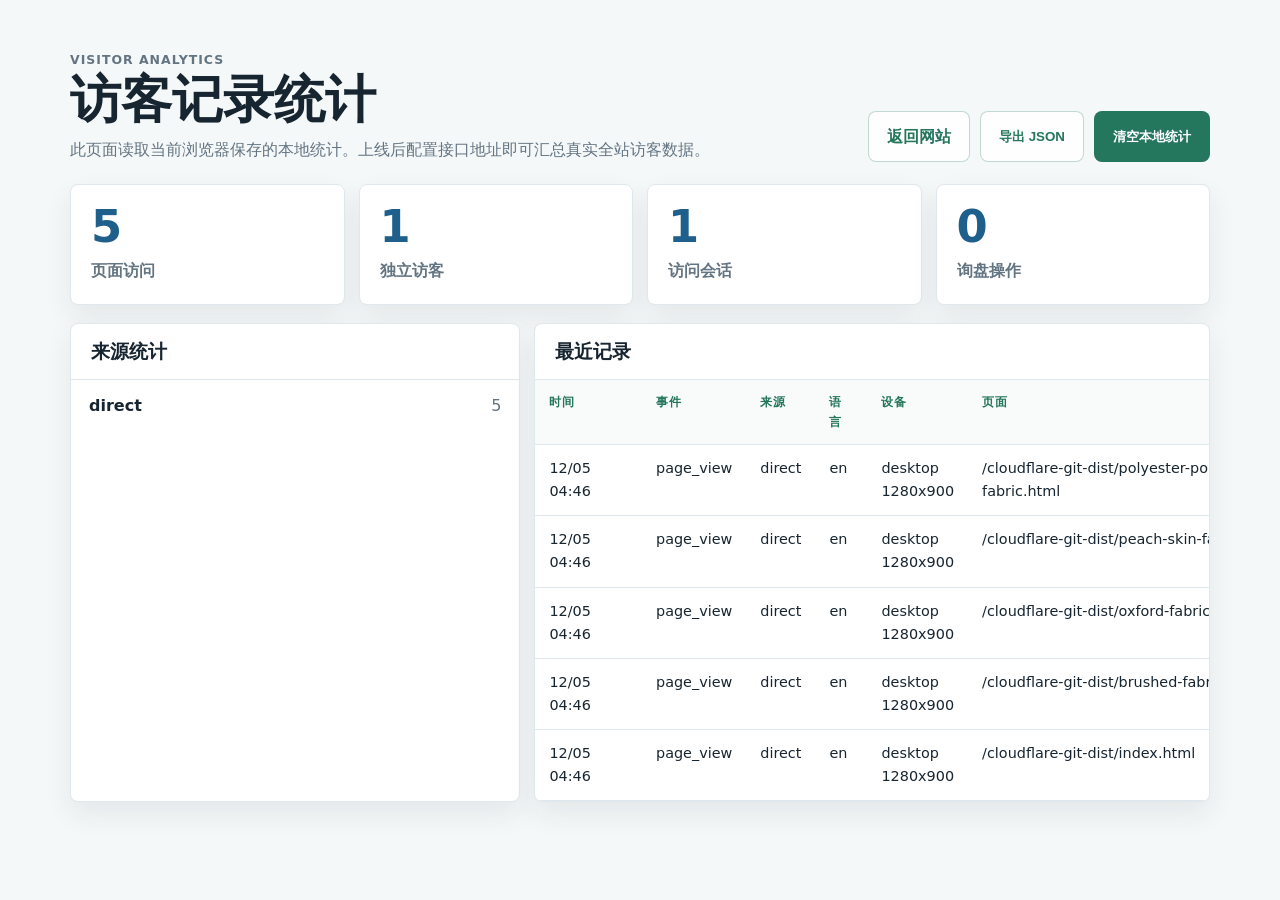
<file: cloudflare-git-dist/visitor-stats.html>
<!doctype html>
<html lang="zh-CN">
  <head>
    <meta charset="UTF-8" />
    <meta name="viewport" content="width=device-width, initial-scale=1.0" />
    <meta name="robots" content="noindex, nofollow" />
    <title>访客记录统计 | Changxing Chunsheng Textile</title>
    <link rel="stylesheet" href="styles.css" />
    <style>
      body {
        background: #f5f8f8;
      }

      .stats-page {
        max-width: 1180px;
        margin: 0 auto;
        padding: 42px 20px 64px;
      }

      .stats-header {
        display: flex;
        justify-content: space-between;
        gap: 20px;
        align-items: flex-end;
        margin-bottom: 22px;
      }

      .stats-header h1 {
        max-width: 720px;
        margin: 0;
        font-size: clamp(2rem, 4vw, 3.2rem);
      }

      .stats-header p {
        margin: 8px 0 0;
        color: var(--muted);
      }

      .stats-actions {
        display: flex;
        flex-wrap: wrap;
        gap: 10px;
      }

      .stats-grid {
        display: grid;
        grid-template-columns: repeat(4, minmax(0, 1fr));
        gap: 14px;
        margin-bottom: 18px;
      }

      .stat-card,
      .stats-panel {
        border: 1px solid var(--line);
        border-radius: var(--radius);
        background: #fff;
        box-shadow: 0 12px 28px rgba(23, 43, 61, 0.08);
      }

      .stat-card {
        padding: 20px;
      }

      .stat-card strong {
        display: block;
        color: var(--blue);
        font-size: clamp(1.8rem, 4vw, 2.8rem);
        line-height: 1;
      }

      .stat-card span {
        display: block;
        margin-top: 8px;
        color: var(--muted);
        font-weight: 800;
      }

      .stats-panels {
        display: grid;
        grid-template-columns: minmax(0, 0.8fr) minmax(0, 1.2fr);
        gap: 14px;
      }

      .stats-panel {
        overflow: hidden;
      }

      .stats-panel h2 {
        margin: 0;
        padding: 18px 20px;
        border-bottom: 1px solid var(--line);
        font-size: 1.2rem;
      }

      .source-list {
        display: grid;
        gap: 1px;
        margin: 0;
        padding: 0;
        background: var(--line);
        list-style: none;
      }

      .source-list li {
        display: flex;
        justify-content: space-between;
        gap: 12px;
        padding: 13px 18px;
        background: #fff;
      }

      .source-list span {
        color: var(--muted);
      }

      .table-wrap {
        overflow-x: auto;
      }

      table {
        width: 100%;
        border-collapse: collapse;
        min-width: 760px;
      }

      th,
      td {
        padding: 12px 14px;
        border-bottom: 1px solid var(--line);
        text-align: left;
        font-size: 0.9rem;
        vertical-align: top;
      }

      th {
        color: var(--green);
        background: #f8fbfa;
        font-size: 0.78rem;
        letter-spacing: 0.06em;
        text-transform: uppercase;
      }

      .empty {
        padding: 28px;
        color: var(--muted);
      }

      @media (max-width: 900px) {
        .stats-header,
        .stats-panels {
          grid-template-columns: 1fr;
          display: grid;
        }

        .stats-grid {
          grid-template-columns: repeat(2, minmax(0, 1fr));
        }
      }

      @media (max-width: 520px) {
        .stats-grid {
          grid-template-columns: 1fr;
        }

        .stats-actions .button {
          width: 100%;
        }
      }
    </style>
  </head>
  <body>
    <main class="stats-page">
      <header class="stats-header">
        <div>
          <p class="eyebrow">Visitor Analytics</p>
          <h1>访客记录统计</h1>
          <p>此页面读取当前浏览器保存的本地统计。上线后配置接口地址即可汇总真实全站访客数据。</p>
        </div>
        <div class="stats-actions">
          <a class="button secondary" href="index.html">返回网站</a>
          <button class="button secondary" type="button" data-export>导出 JSON</button>
          <button class="button primary" type="button" data-clear>清空本地统计</button>
        </div>
      </header>

      <section class="stats-grid" aria-label="Summary">
        <article class="stat-card">
          <strong data-total-views>0</strong>
          <span>页面访问</span>
        </article>
        <article class="stat-card">
          <strong data-total-visitors>0</strong>
          <span>独立访客</span>
        </article>
        <article class="stat-card">
          <strong data-total-sessions>0</strong>
          <span>访问会话</span>
        </article>
        <article class="stat-card">
          <strong data-total-inquiries>0</strong>
          <span>询盘操作</span>
        </article>
      </section>

      <section class="stats-panels">
        <article class="stats-panel">
          <h2>来源统计</h2>
          <ul class="source-list" data-source-list></ul>
        </article>
        <article class="stats-panel">
          <h2>最近记录</h2>
          <div class="table-wrap">
            <table>
              <thead>
                <tr>
                  <th>时间</th>
                  <th>事件</th>
                  <th>来源</th>
                  <th>语言</th>
                  <th>设备</th>
                  <th>页面</th>
                </tr>
              </thead>
              <tbody data-event-table></tbody>
            </table>
          </div>
          <p class="empty" data-empty hidden>暂无记录。打开首页访问一次后，这里会显示本地统计。</p>
        </article>
      </section>
    </main>

    <script>
      (function () {
        const storageKey = "cs_visitor_events_v1";
        const events = readEvents();

        function readEvents() {
          try {
            return JSON.parse(localStorage.getItem(storageKey)) || [];
          } catch (error) {
            return [];
          }
        }

        function countUnique(key) {
          return new Set(events.map((event) => event[key]).filter(Boolean)).size;
        }

        function bySource() {
          return events.reduce((result, event) => {
            const source = event.source || "direct";
            result[source] = (result[source] || 0) + 1;
            return result;
          }, {});
        }

        function formatTime(value) {
          if (!value) return "";
          return new Intl.DateTimeFormat("zh-CN", {
            month: "2-digit",
            day: "2-digit",
            hour: "2-digit",
            minute: "2-digit"
          }).format(new Date(value));
        }

        function text(value) {
          return String(value || "").replace(/[&<>"']/g, (char) => {
            return { "&": "&amp;", "<": "&lt;", ">": "&gt;", '"': "&quot;", "'": "&#39;" }[char];
          });
        }

        document.querySelector("[data-total-views]").textContent = events.filter((event) => event.type === "page_view").length;
        document.querySelector("[data-total-visitors]").textContent = countUnique("visitorId");
        document.querySelector("[data-total-sessions]").textContent = countUnique("sessionId");
        document.querySelector("[data-total-inquiries]").textContent = events.filter((event) => event.type === "inquiry_submit").length;

        const sourceList = document.querySelector("[data-source-list]");
        const sources = Object.entries(bySource()).sort((a, b) => b[1] - a[1]).slice(0, 8);
        sourceList.innerHTML = sources.length
          ? sources.map(([source, count]) => `<li><strong>${text(source)}</strong><span>${count}</span></li>`).join("")
          : '<li><strong>暂无来源</strong><span>0</span></li>';

        const table = document.querySelector("[data-event-table]");
        const empty = document.querySelector("[data-empty]");
        const recent = events.slice(-30).reverse();
        empty.hidden = recent.length > 0;
        table.innerHTML = recent
          .map((event) => {
            return `<tr>
              <td>${text(formatTime(event.timestamp))}</td>
              <td>${text(event.type)}</td>
              <td>${text(event.source)}</td>
              <td>${text(event.language)}</td>
              <td>${text(event.device)}<br /><span>${text(event.viewport)}</span></td>
              <td>${text(event.page)}</td>
            </tr>`;
          })
          .join("");

        document.querySelector("[data-export]").addEventListener("click", () => {
          const blob = new Blob([JSON.stringify(events, null, 2)], { type: "application/json" });
          const url = URL.createObjectURL(blob);
          const link = document.createElement("a");
          link.href = url;
          link.download = `visitor-events-${new Date().toISOString().slice(0, 10)}.json`;
          link.click();
          URL.revokeObjectURL(url);
        });

        document.querySelector("[data-clear]").addEventListener("click", () => {
          if (!confirm("确定清空当前浏览器中的本地统计记录吗？")) return;
          localStorage.removeItem(storageKey);
          location.reload();
        });
      })();
    </script>
  </body>
</html>
</file>
<file: cloudflare-git-dist/styles.css>
:root {
  --ink: #172531;
  --muted: #637482;
  --line: #dfe8ed;
  --blue: #1f5f8b;
  --green: #24765c;
  --rust: #5f725f;
  --cream: #f6f8f7;
  --paper: #fbfcfd;
  --soft: #f2f6f7;
  --surface: #ffffff;
  --shadow: 0 16px 42px rgba(24, 47, 65, 0.09);
  --radius: 8px;
}

* {
  box-sizing: border-box;
}

html {
  scroll-behavior: smooth;
  scroll-padding-top: 92px;
}

[id] {
  scroll-margin-top: 92px;
}

body {
  margin: 0;
  font-family:
    Inter, ui-sans-serif, system-ui, -apple-system, BlinkMacSystemFont, "Segoe UI", "PingFang SC",
    "Microsoft YaHei", Arial, sans-serif;
  color: var(--ink);
  background: var(--paper);
  line-height: 1.6;
}

img,
video {
  display: block;
  max-width: 100%;
}

a {
  color: inherit;
  text-decoration: none;
}

.site-header {
  position: sticky;
  top: 0;
  z-index: 20;
  display: flex;
  align-items: center;
  justify-content: space-between;
  gap: 18px;
  padding: 14px clamp(18px, 4vw, 56px);
  background: rgba(255, 255, 255, 0.94);
  border-bottom: 1px solid rgba(214, 226, 232, 0.88);
  backdrop-filter: blur(16px);
}

.brand {
  display: inline-flex;
  align-items: center;
  gap: 12px;
  min-width: 0;
}

.brand img {
  width: 44px;
  height: 44px;
  border-radius: 50%;
  object-fit: cover;
}

.brand strong,
.brand small {
  display: block;
  white-space: nowrap;
}

.brand strong {
  font-size: 0.98rem;
  letter-spacing: 0;
}

.brand small {
  color: var(--muted);
  font-size: 0.78rem;
}

.site-nav {
  display: flex;
  align-items: center;
  gap: 8px;
  color: #344b5b;
  font-size: 0.92rem;
  margin-left: auto;
}

.site-nav a {
  padding: 9px 12px;
  border-radius: 999px;
}

.site-nav a:hover {
  background: var(--soft);
}

.nav-cta {
  color: #fff !important;
  background: var(--green);
}

.whatsapp-link,
.inline-contact,
.footer-contact {
  color: var(--green);
  font-weight: 850;
}

.header-whatsapp {
  display: inline-flex;
  align-items: center;
  justify-content: center;
  min-height: 38px;
  padding: 8px 13px;
  border: 1px solid rgba(36, 118, 92, 0.24);
  border-radius: var(--radius);
  background: #f1faf5;
  color: #1c6a50;
  font-size: 0.88rem;
  white-space: nowrap;
}

.header-whatsapp:hover,
.whatsapp-link:hover,
.inline-contact:hover,
.footer-contact:hover {
  color: #124d3a;
}

.language-switch {
  display: inline-flex;
  flex: 0 0 auto;
  padding: 3px;
  border: 1px solid var(--line);
  border-radius: var(--radius);
  background: #fff;
}

.language-switch button {
  min-width: 46px;
  border: 0;
  border-radius: 6px;
  padding: 7px 9px;
  color: #405568;
  background: transparent;
  font: inherit;
  font-size: 0.82rem;
  font-weight: 800;
  cursor: pointer;
}

.language-switch button.is-active {
  color: #fff;
  background: var(--green);
}

.nav-toggle {
  display: none;
  width: 42px;
  height: 42px;
  border: 1px solid var(--line);
  border-radius: var(--radius);
  background: #fff;
}

.nav-toggle span {
  display: block;
  width: 18px;
  height: 2px;
  margin: 4px auto;
  background: var(--ink);
}

.hero {
  padding: clamp(22px, 3.2vw, 38px) clamp(18px, 4vw, 56px) clamp(32px, 4vw, 52px);
  background:
    linear-gradient(135deg, rgba(244, 249, 248, 0.96), rgba(255, 255, 255, 0.94) 54%, rgba(246, 249, 250, 0.92)),
    #f8fbfa;
  border-bottom: 1px solid var(--line);
}

.hero-wrap {
  display: grid;
  grid-template-columns: minmax(0, 1.58fr) minmax(370px, 0.62fr);
  gap: clamp(18px, 2vw, 28px);
  align-items: stretch;
  max-width: 1480px;
  margin: 0 auto;
}

.hero-cover-card,
.hero-inquiry {
  border: 1px solid rgba(211, 225, 231, 0.9);
  border-radius: var(--radius);
  background: rgba(255, 255, 255, 0.96);
  box-shadow: var(--shadow);
}

.hero-cover-card {
  display: grid;
  align-items: center;
  padding: clamp(8px, 0.8vw, 12px);
  overflow: hidden;
  background:
    linear-gradient(135deg, rgba(255, 255, 255, 0.98), rgba(245, 249, 249, 0.9)),
    #fff;
}

.hero-cover-card img {
  width: 100%;
  height: auto;
  object-fit: contain;
  border-radius: 6px;
}

.hero-inquiry {
  display: grid;
  grid-template-columns: 1fr;
  height: 100%;
  gap: 8px;
  align-content: center;
  align-items: start;
  padding: clamp(16px, 1.35vw, 22px);
}

.hero-inquiry h1 {
  max-width: 380px;
  margin-bottom: 2px;
  font-size: clamp(1.2rem, 1.28vw, 1.52rem);
  line-height: 1.18;
}

.eyebrow {
  margin: 0 0 14px;
  color: var(--green);
  font-size: 0.78rem;
  font-weight: 800;
  letter-spacing: 0.08em;
  text-transform: uppercase;
}

h1,
h2,
h3,
p {
  margin-top: 0;
}

h1 {
  max-width: 560px;
  margin-bottom: 14px;
  font-size: clamp(1.85rem, 2.45vw, 2.75rem);
  line-height: 1.15;
  font-weight: 850;
  letter-spacing: 0;
}

h2 {
  margin-bottom: 14px;
  font-size: clamp(2rem, 4vw, 3.65rem);
  line-height: 1.02;
  letter-spacing: 0;
}

h3 {
  margin-bottom: 8px;
  font-size: 1.08rem;
  line-height: 1.22;
}

.hero-copy {
  max-width: 380px;
  margin-bottom: 0;
  color: #405768;
  font-size: 0.84rem;
  line-height: 1.52;
}

.contact-row {
  display: grid;
  gap: 4px;
  margin: 2px 0;
  padding: 9px 12px;
  border: 1px solid rgba(36, 118, 92, 0.16);
  border-radius: var(--radius);
  background: #f3faf6;
}

.contact-row .whatsapp-link {
  display: flex;
  flex-wrap: wrap;
  align-items: baseline;
  gap: 6px 10px;
}

.contact-row span {
  color: #1f6b52;
  font-size: 0.74rem;
  font-weight: 900;
  letter-spacing: 0.04em;
  text-transform: uppercase;
}

.contact-row strong {
  color: #173d30;
  font-size: 0.9rem;
}

.response-note {
  color: #60736d !important;
  font-size: 0.78rem !important;
  font-weight: 650 !important;
  letter-spacing: 0 !important;
  text-transform: none !important;
}

.hero-actions {
  display: flex;
  flex-wrap: wrap;
  gap: 12px;
  margin-top: 24px;
}

.button {
  display: inline-flex;
  align-items: center;
  justify-content: center;
  min-height: 46px;
  padding: 12px 18px;
  border: 1px solid transparent;
  border-radius: var(--radius);
  font-weight: 800;
  cursor: pointer;
}

.button.primary {
  color: #fff;
  background: var(--green);
}

.button.primary:hover {
  background: #1a624b;
}

.button.secondary {
  border-color: rgba(36, 118, 92, 0.28);
  color: var(--green);
  background: rgba(255, 255, 255, 0.86);
}

.advantage-section {
  background:
    linear-gradient(180deg, #ffffff 0%, #f5f9f8 100%);
}

.advantage-grid {
  display: grid;
  grid-template-columns: repeat(4, minmax(0, 1fr));
  gap: 16px;
  max-width: 1180px;
  margin: 0 auto;
}

.advantage-grid article {
  min-height: 245px;
  padding: 24px 22px;
  border: 1px solid rgba(209, 224, 230, 0.92);
  border-radius: var(--radius);
  background: rgba(255, 255, 255, 0.96);
  box-shadow: 0 14px 34px rgba(24, 47, 65, 0.055);
}

.advantage-grid span {
  display: inline-flex;
  margin-bottom: 24px;
  padding: 6px 10px;
  border-radius: 999px;
  color: #1e6a50;
  background: #eaf6f0;
  font-size: 0.72rem;
  font-weight: 900;
  letter-spacing: 0.07em;
  text-transform: uppercase;
}

.advantage-grid h3 {
  margin-bottom: 10px;
  font-size: 1.05rem;
  line-height: 1.32;
}

.advantage-grid p {
  margin: 0;
  color: var(--muted);
  font-size: 0.95rem;
}

.section,
.factory-section,
.process-section,
.inquiry-section {
  padding: clamp(64px, 9vw, 112px) clamp(18px, 5vw, 72px);
}

.section-heading {
  max-width: 850px;
  margin: 0 auto 36px;
  text-align: center;
}

.section-heading p:not(.eyebrow) {
  color: var(--muted);
  font-size: 1.03rem;
}

.product-grid {
  display: grid;
  grid-template-columns: repeat(4, minmax(0, 1fr));
  gap: 18px;
}

.product-card {
  overflow: hidden;
  border: 1px solid var(--line);
  border-radius: var(--radius);
  background: var(--surface);
  box-shadow: 0 12px 30px rgba(24, 47, 65, 0.06);
}

.product-image-button {
  position: relative;
  display: block;
  width: 100%;
  padding: 0;
  border: 0;
  background: var(--soft);
  cursor: zoom-in;
  overflow: hidden;
}

.product-image-button::after {
  content: "+";
  position: absolute;
  right: 14px;
  bottom: 14px;
  display: grid;
  place-items: center;
  width: 34px;
  height: 34px;
  border: 1px solid rgba(255, 255, 255, 0.68);
  border-radius: 50%;
  color: #fff;
  background: rgba(16, 35, 49, 0.62);
  font-size: 1.35rem;
  line-height: 1;
  opacity: 0;
  transform: translateY(6px) scale(0.92);
  transition:
    opacity 180ms ease,
    transform 180ms ease,
    background 180ms ease;
}

.product-image-button:hover::after,
.product-image-button:focus-visible::after {
  opacity: 1;
  transform: translateY(0) scale(1);
}

.product-image-button:focus-visible {
  outline: 3px solid rgba(31, 109, 84, 0.22);
  outline-offset: -3px;
}

.product-card img {
  width: 100%;
  aspect-ratio: 1.28;
  object-fit: cover;
  background: var(--soft);
  transition: transform 260ms ease;
}

.product-image-button:hover img,
.product-image-button:focus-visible img {
  transform: scale(1.035);
}

.product-card div {
  padding: 20px;
}

.product-card p {
  min-height: 78px;
  color: var(--muted);
  font-size: 0.94rem;
}

.product-card span {
  display: inline-flex;
  padding: 4px 9px;
  border-radius: 999px;
  color: #276d55;
  background: #edf7f2;
  font-size: 0.8rem;
  font-weight: 800;
}

.product-detail-link {
  display: inline-flex;
  align-items: center;
  gap: 6px;
  margin-top: 14px;
  color: var(--blue);
  font-size: 0.9rem;
  font-weight: 850;
}

.product-detail-link::after {
  content: ">";
  color: var(--green);
  font-weight: 900;
  transform: translateY(-1px);
}

.product-detail-link:hover {
  color: #164c70;
}

.applications-section {
  background:
    linear-gradient(180deg, #ffffff 0%, #f7faf9 100%);
}

.application-grid {
  display: grid;
  grid-template-columns: repeat(4, minmax(0, 1fr));
  gap: 16px;
  max-width: 1180px;
  margin: 0 auto;
}

.application-grid article {
  display: flex;
  min-height: 286px;
  flex-direction: column;
  padding: 24px 22px;
  border: 1px solid rgba(209, 224, 230, 0.92);
  border-radius: var(--radius);
  background: #fff;
  box-shadow: 0 14px 34px rgba(24, 47, 65, 0.055);
}

.application-grid span {
  align-self: flex-start;
  margin-bottom: 24px;
  padding: 6px 10px;
  border-radius: 999px;
  color: #1e6a50;
  background: #eaf6f0;
  font-size: 0.72rem;
  font-weight: 900;
  letter-spacing: 0.07em;
  text-transform: uppercase;
}

.application-grid h3 {
  margin-bottom: 10px;
  font-size: 1.05rem;
  line-height: 1.32;
}

.application-grid p {
  margin-bottom: 20px;
  color: var(--muted);
  font-size: 0.95rem;
}

.application-grid a {
  margin-top: auto;
  color: var(--green);
  font-size: 0.9rem;
  font-weight: 900;
}

.application-grid a:hover {
  color: #124d3a;
}

.factory-section {
  display: grid;
  grid-template-columns: minmax(0, 0.78fr) minmax(0, 1.22fr);
  gap: clamp(28px, 5vw, 64px);
  align-items: center;
  background: var(--cream);
}

.factory-copy p:not(.eyebrow) {
  color: #516676;
}

.check-list {
  display: grid;
  gap: 12px;
  padding: 0;
  margin: 24px 0 0;
  list-style: none;
}

.check-list li {
  position: relative;
  padding-left: 28px;
  color: #2c4658;
}

.check-list li::before {
  content: "";
  position: absolute;
  left: 0;
  top: 0.52em;
  width: 10px;
  height: 10px;
  border-radius: 50%;
  background: var(--green);
}

.factory-gallery {
  display: grid;
  grid-template-columns: repeat(2, minmax(0, 1fr));
  gap: 16px;
  align-items: stretch;
}

figure {
  margin: 0;
}

.factory-gallery figure {
  overflow: hidden;
  border-radius: var(--radius);
  background: var(--surface);
  box-shadow: var(--shadow);
}

.factory-gallery img {
  width: 100%;
  height: 260px;
  object-fit: cover;
}

figcaption {
  padding: 12px 14px;
  color: #607483;
  font-size: 0.88rem;
}

.verification {
  background: var(--surface);
}

.verification-layout {
  display: grid;
  grid-template-columns: minmax(0, 1.1fr) minmax(360px, 0.9fr);
  gap: 28px;
  align-items: start;
}

.profile-layout {
  grid-template-columns: minmax(0, 920px);
  justify-content: center;
}

.facts {
  display: grid;
  gap: 1px;
  margin: 0;
  overflow: hidden;
  border: 1px solid var(--line);
  border-radius: var(--radius);
  background: var(--line);
}

.facts div {
  padding: 18px 20px;
  background: var(--surface);
}

.facts dt {
  color: var(--green);
  font-size: 0.78rem;
  font-weight: 900;
  letter-spacing: 0.06em;
  text-transform: uppercase;
}

.facts dd {
  margin: 5px 0 0;
  color: #304756;
}

.buyer-support {
  background:
    linear-gradient(135deg, #f7faf9 0%, #ffffff 48%, #f2f7f8 100%);
}

.support-grid {
  display: grid;
  grid-template-columns: repeat(4, minmax(0, 1fr));
  gap: 16px;
  max-width: 1180px;
  margin: 0 auto;
}

.support-grid article {
  position: relative;
  min-height: 220px;
  padding: 24px 22px;
  border: 1px solid rgba(209, 224, 230, 0.92);
  border-radius: var(--radius);
  background: rgba(255, 255, 255, 0.94);
  box-shadow: 0 14px 30px rgba(24, 47, 65, 0.055);
}

.support-grid span {
  display: inline-flex;
  align-items: center;
  justify-content: center;
  width: 38px;
  height: 38px;
  margin-bottom: 28px;
  border-radius: 50%;
  color: #fff;
  background: var(--green);
  font-size: 0.82rem;
  font-weight: 900;
}

.support-grid h3 {
  margin-bottom: 10px;
}

.support-grid p {
  margin-bottom: 0;
  color: var(--muted);
  font-size: 0.95rem;
}

.inquiry-checklist {
  background: #ffffff;
}

.checklist-layout {
  display: grid;
  grid-template-columns: minmax(0, 0.8fr) minmax(520px, 1.2fr);
  gap: 34px;
  align-items: start;
  max-width: 1180px;
  margin: 0 auto;
}

.checklist-copy h2 {
  margin-bottom: 14px;
  font-size: clamp(1.9rem, 4vw, 3.5rem);
  line-height: 1.05;
}

.checklist-copy p:not(.eyebrow) {
  color: #4f6676;
  font-size: 1.02rem;
}

.checklist-table {
  display: grid;
  gap: 1px;
  overflow: hidden;
  border: 1px solid var(--line);
  border-radius: var(--radius);
  background: var(--line);
  box-shadow: 0 16px 36px rgba(24, 47, 65, 0.06);
}

.checklist-table div {
  display: grid;
  grid-template-columns: minmax(160px, 0.45fr) minmax(0, 1fr);
  gap: 18px;
  padding: 20px 22px;
  background: #fff;
}

.checklist-table strong {
  color: var(--ink);
  font-size: 0.95rem;
}

.checklist-table span {
  color: var(--muted);
}

.process-section {
  background: #173449;
  color: #fff;
}

.compact {
  margin-bottom: 30px;
}

.process-section .eyebrow {
  color: #9bd7be;
}

.process-grid {
  display: grid;
  grid-template-columns: repeat(4, minmax(0, 1fr));
  gap: 14px;
}

.process-grid article {
  padding: 24px;
  border: 1px solid rgba(255, 255, 255, 0.14);
  border-radius: var(--radius);
  background: rgba(255, 255, 255, 0.055);
}

.process-grid span {
  display: block;
  margin-bottom: 34px;
  color: #9bd7be;
  font-size: 0.8rem;
  font-weight: 900;
}

.process-grid p {
  margin-bottom: 0;
  color: rgba(255, 255, 255, 0.76);
}

.faq-section {
  background:
    linear-gradient(180deg, #f8fbfa 0%, #ffffff 48%, #f3f7f7 100%);
  border-top: 1px solid rgba(214, 226, 232, 0.72);
}

.faq-grid {
  display: grid;
  grid-template-columns: repeat(2, minmax(0, 1fr));
  gap: 18px;
  max-width: 1180px;
  margin: 0 auto;
  counter-reset: faq;
}

.faq-grid details {
  position: relative;
  min-height: 100%;
  overflow: hidden;
  border: 1px solid rgba(208, 222, 228, 0.92);
  border-radius: var(--radius);
  background:
    linear-gradient(180deg, rgba(255, 255, 255, 0.98), rgba(250, 252, 252, 0.96)),
    #fff;
  box-shadow: 0 16px 34px rgba(24, 47, 65, 0.07);
  counter-increment: faq;
  transition:
    border-color 180ms ease,
    box-shadow 180ms ease,
    transform 180ms ease;
}

.faq-grid details:hover {
  border-color: rgba(36, 118, 92, 0.28);
  box-shadow: 0 20px 42px rgba(24, 47, 65, 0.09);
  transform: translateY(-2px);
}

.faq-grid details::before {
  content: "FAQ";
  position: absolute;
  top: 18px;
  left: 18px;
  display: inline-flex;
  align-items: center;
  justify-content: center;
  min-width: 48px;
  height: 28px;
  padding: 0 9px;
  border-radius: 999px;
  color: #1e6a50;
  background: #eaf6f0;
  font-size: 0.7rem;
  font-weight: 900;
  letter-spacing: 0.07em;
}

.faq-grid details:nth-child(n + 7)::before {
  content: "CASE";
  color: #1e5c82;
  background: #e8f2f8;
}

.faq-grid summary {
  position: relative;
  min-height: 92px;
  padding: 54px 54px 12px 18px;
  color: var(--ink);
  font-weight: 850;
  line-height: 1.28;
  cursor: pointer;
  list-style: none;
}

.faq-grid summary::marker {
  content: "";
}

.faq-grid summary::-webkit-details-marker {
  display: none;
}

.faq-grid summary::before {
  content: counter(faq, decimal-leading-zero);
  display: block;
  margin-bottom: 8px;
  color: #78909d;
  font-size: 0.78rem;
  font-weight: 900;
  letter-spacing: 0.08em;
}

.faq-grid summary::after {
  content: "";
  position: absolute;
  top: 22px;
  right: 20px;
  width: 10px;
  height: 10px;
  border-top: 2px solid var(--green);
  border-right: 2px solid var(--green);
  transform: rotate(135deg);
  transition: transform 180ms ease;
}

.faq-grid details[open] summary::after {
  transform: rotate(-45deg) translateY(3px);
}

.faq-grid p {
  margin: 0;
  padding: 0 18px 22px;
  color: #536b79;
  font-size: 0.96rem;
  line-height: 1.68;
}

.faq-grid p::before {
  content: "A";
  display: block;
  margin-bottom: 6px;
  color: var(--green);
  font-size: 0.72rem;
  font-weight: 900;
  letter-spacing: 0.08em;
  text-transform: uppercase;
}

.product-page {
  background: var(--paper);
}

.product-hero {
  display: grid;
  grid-template-columns: minmax(0, 0.9fr) minmax(360px, 1.1fr);
  gap: clamp(24px, 5vw, 64px);
  align-items: center;
  padding: clamp(44px, 7vw, 84px) clamp(18px, 5vw, 72px);
  border-bottom: 1px solid var(--line);
  background:
    linear-gradient(135deg, rgba(244, 249, 248, 0.98), rgba(255, 255, 255, 0.94) 58%, rgba(242, 247, 249, 0.92)),
    #f8fbfa;
}

.product-hero-copy {
  max-width: 680px;
}

.product-hero-copy h1 {
  max-width: 680px;
  font-size: clamp(2rem, 4.2vw, 4.2rem);
}

.product-hero-copy p {
  color: #405768;
  font-size: 1.05rem;
}

.product-hero-image {
  overflow: hidden;
  border: 1px solid var(--line);
  border-radius: var(--radius);
  background: #fff;
  box-shadow: var(--shadow);
}

.product-hero-image img {
  width: 100%;
  aspect-ratio: 1.24;
  object-fit: cover;
}

.product-actions {
  display: flex;
  flex-wrap: wrap;
  gap: 12px;
  margin-top: 22px;
}

.product-layout {
  display: grid;
  grid-template-columns: minmax(0, 1.1fr) minmax(300px, 0.62fr);
  gap: clamp(24px, 5vw, 54px);
  align-items: start;
  padding: clamp(54px, 7vw, 92px) clamp(18px, 5vw, 72px);
}

.product-content {
  display: grid;
  gap: 30px;
}

.product-panel {
  padding: clamp(22px, 3vw, 32px);
  border: 1px solid var(--line);
  border-radius: var(--radius);
  background: #fff;
  box-shadow: 0 12px 30px rgba(24, 47, 65, 0.045);
}

.product-panel h2 {
  margin-bottom: 14px;
  font-size: clamp(1.45rem, 2vw, 2rem);
  line-height: 1.15;
}

.product-panel p {
  color: var(--muted);
}

.spec-table {
  width: 100%;
  border-collapse: collapse;
  overflow: hidden;
  border: 1px solid var(--line);
  border-radius: var(--radius);
  background: #fff;
}

.spec-table th,
.spec-table td {
  padding: 13px 14px;
  border-bottom: 1px solid var(--line);
  text-align: left;
  vertical-align: top;
}

.spec-table th {
  width: 32%;
  color: var(--green);
  background: #f3faf6;
  font-size: 0.8rem;
  letter-spacing: 0.06em;
  text-transform: uppercase;
}

.spec-table tr:last-child th,
.spec-table tr:last-child td {
  border-bottom: 0;
}

.product-side {
  position: sticky;
  top: 96px;
  display: grid;
  gap: 16px;
}

.quote-card {
  padding: 22px;
  border: 1px solid rgba(36, 118, 92, 0.18);
  border-radius: var(--radius);
  background: #f3faf6;
  box-shadow: 0 12px 30px rgba(24, 47, 65, 0.055);
}

.quote-card h2 {
  margin-bottom: 10px;
  font-size: 1.35rem;
}

.quote-card p,
.quote-card li {
  color: #405f55;
  font-size: 0.94rem;
}

.quote-card ul {
  display: grid;
  gap: 7px;
  padding-left: 18px;
}

.breadcrumb {
  display: flex;
  flex-wrap: wrap;
  gap: 8px;
  margin-bottom: 14px;
  color: var(--muted);
  font-size: 0.88rem;
}

.breadcrumb a {
  color: var(--blue);
  font-weight: 800;
}

.video-section {
  background:
    linear-gradient(180deg, #f8fafb 0%, #f3f7f7 100%);
}

.video-carousel {
  position: relative;
  isolation: isolate;
  max-width: 1120px;
  margin: 0 auto;
  padding: 0 clamp(42px, 5vw, 62px);
  --carousel-delay: 6500ms;
}

.video-carousel::before {
  content: "";
  position: absolute;
  inset: 48px clamp(28px, 4vw, 46px) 58px;
  z-index: -1;
  border: 1px solid rgba(36, 118, 92, 0.11);
  border-radius: var(--radius);
  background:
    linear-gradient(135deg, rgba(255, 255, 255, 0.76), rgba(237, 244, 246, 0.58)),
    repeating-linear-gradient(90deg, rgba(23, 37, 49, 0.035) 0 1px, transparent 1px 12px);
  box-shadow: 0 22px 52px rgba(24, 47, 65, 0.08);
  transform: translate(12px, 14px);
}

.carousel-meta {
  display: flex;
  align-items: end;
  justify-content: space-between;
  gap: 18px;
  margin-bottom: 12px;
  padding: 12px 14px;
  border: 1px solid rgba(218, 229, 234, 0.9);
  border-radius: var(--radius);
  background: rgba(255, 255, 255, 0.86);
  box-shadow: 0 12px 28px rgba(24, 47, 65, 0.055);
  backdrop-filter: blur(10px);
}

.carousel-meta div {
  display: grid;
  gap: 3px;
}

.carousel-meta span {
  color: var(--green);
  font-size: 0.76rem;
  font-weight: 900;
  letter-spacing: 0.08em;
  text-transform: uppercase;
}

.carousel-meta strong {
  color: var(--ink);
  font-size: clamp(1.2rem, 2vw, 1.75rem);
  line-height: 1.15;
}

.carousel-count {
  padding: 6px 10px;
  border: 1px solid rgba(36, 118, 92, 0.2);
  border-radius: 999px;
  background: rgba(255, 255, 255, 0.88);
  white-space: nowrap;
}

.video-viewport {
  position: relative;
  overflow: hidden;
  padding: clamp(20px, 3vw, 34px) clamp(34px, 5vw, 64px);
  border: 1px solid var(--line);
  border-radius: var(--radius);
  background:
    radial-gradient(circle at 50% 34%, rgba(255, 255, 255, 0.12), transparent 38%),
    linear-gradient(135deg, rgba(31, 109, 84, 0.26), rgba(14, 75, 131, 0.14) 42%, transparent),
    #101820;
  box-shadow: 0 24px 58px rgba(22, 38, 51, 0.22);
  cursor: grab;
  perspective: 1400px;
}

.video-viewport::after {
  content: "";
  position: absolute;
  inset: 0;
  z-index: 2;
  pointer-events: none;
  border-radius: inherit;
  box-shadow:
    inset 0 0 0 1px rgba(255, 255, 255, 0.1),
    inset 0 -80px 120px rgba(7, 16, 24, 0.12);
}

.video-track {
  position: relative;
  height: clamp(320px, 39vw, 560px);
  transform-style: preserve-3d;
}

.video-slide {
  position: absolute;
  top: 50%;
  left: 50%;
  z-index: 0;
  width: min(74%, 860px);
  padding: clamp(10px, 1.2vw, 14px);
  background:
    linear-gradient(135deg, rgba(255, 255, 255, 0.08), rgba(255, 255, 255, 0.02)),
    #101820;
  border: 1px solid rgba(255, 255, 255, 0.1);
  border-radius: var(--radius);
  box-shadow: 0 22px 54px rgba(0, 0, 0, 0.28);
  opacity: 0;
  pointer-events: none;
  filter: saturate(0.74) brightness(0.76);
  transform: translate3d(-50%, -50%, -260px) scale(0.52);
  transform-origin: center;
  transition:
    opacity 460ms ease,
    transform 780ms cubic-bezier(0.16, 1, 0.3, 1),
    filter 780ms ease,
    box-shadow 780ms ease;
  will-change: transform, opacity, filter;
}

.video-slide.is-active {
  z-index: 5;
  opacity: 1;
  pointer-events: auto;
  filter: saturate(1.04) brightness(1);
  transform: translate3d(-50%, -50%, 80px) scale(1);
  box-shadow: 0 28px 74px rgba(0, 0, 0, 0.34);
}

.video-slide.is-prev {
  z-index: 3;
  opacity: 0.58;
  pointer-events: auto;
  cursor: pointer;
  transform: translate3d(-90%, -50%, -125px) rotateY(18deg) scale(0.76);
}

.video-slide.is-next {
  z-index: 3;
  opacity: 0.58;
  pointer-events: auto;
  cursor: pointer;
  transform: translate3d(-10%, -50%, -125px) rotateY(-18deg) scale(0.76);
}

.video-slide.is-far-prev {
  z-index: 1;
  opacity: 0.24;
  transform: translate3d(-112%, -50%, -240px) rotateY(26deg) scale(0.58);
}

.video-slide.is-far-next {
  z-index: 1;
  opacity: 0.24;
  transform: translate3d(12%, -50%, -240px) rotateY(-26deg) scale(0.58);
}

.video-slide.is-hidden {
  opacity: 0;
  transform: translate3d(-50%, -50%, -320px) scale(0.45);
}

.video-slide video {
  width: 100%;
  aspect-ratio: 16 / 9;
  object-fit: cover;
  border-radius: 6px;
  background: #101820;
  box-shadow: inset 0 0 0 1px rgba(255, 255, 255, 0.08);
  filter: saturate(0.9) contrast(0.98);
  transform: scale(1);
  transition:
    filter 760ms ease,
    transform 900ms cubic-bezier(0.2, 0.82, 0.18, 1);
}

.video-slide.is-active video {
  filter: saturate(1.04) contrast(1.02);
  transform: scale(1.01);
}

.video-slide:not(.is-active) video {
  pointer-events: none;
}

.video-carousel.is-dragging .video-viewport {
  cursor: grabbing;
}

.carousel-control {
  position: absolute;
  top: 50%;
  z-index: 8;
  display: inline-flex;
  align-items: center;
  justify-content: center;
  width: 42px;
  height: 42px;
  border: 1px solid rgba(31, 109, 84, 0.28);
  border-radius: 50%;
  color: var(--green);
  background: rgba(255, 255, 255, 0.88);
  box-shadow: 0 10px 26px rgba(22, 38, 51, 0.12);
  backdrop-filter: blur(10px);
  cursor: pointer;
  transform: translateY(-50%);
  transition:
    background 180ms ease,
    border-color 180ms ease,
    color 180ms ease,
    transform 220ms ease,
    box-shadow 220ms ease;
}

.carousel-control span {
  font-size: 2rem;
  line-height: 1;
  transform: translateY(-1px);
}

.carousel-control:hover {
  color: #fff;
  background: var(--green);
  border-color: var(--green);
  box-shadow: 0 14px 30px rgba(31, 109, 84, 0.22);
  transform: translateY(-50%) scale(1.05);
}

.carousel-control.prev {
  left: 0;
}

.carousel-control.next {
  right: 0;
}

.carousel-progress {
  height: 5px;
  margin: 16px auto 0;
  overflow: hidden;
  border-radius: 999px;
  background: rgba(14, 75, 131, 0.1);
  box-shadow: inset 0 0 0 1px rgba(14, 75, 131, 0.06);
}

.carousel-progress span {
  display: block;
  width: 0;
  height: 100%;
  border-radius: inherit;
  background: linear-gradient(90deg, #4bd08f, #2d8acb, #9be0c3);
  box-shadow: 0 0 16px rgba(75, 208, 143, 0.46);
}

.carousel-progress span.is-animating {
  animation: carouselProgress var(--carousel-delay) linear forwards;
}

.video-carousel.is-paused .carousel-progress span {
  animation-play-state: paused;
}

@keyframes carouselProgress {
  from {
    width: 0;
  }

  to {
    width: 100%;
  }
}

.carousel-dots {
  display: flex;
  justify-content: center;
  gap: 9px;
  margin-top: 16px;
}

.carousel-dots button {
  width: 18px;
  height: 5px;
  padding: 0;
  border: 0;
  border-radius: 999px;
  background: #b9c8cf;
  cursor: pointer;
  transition:
    width 220ms ease,
    background 220ms ease,
    transform 220ms ease,
    box-shadow 220ms ease;
}

.carousel-dots button.is-active {
  width: 36px;
  background: linear-gradient(90deg, var(--green), var(--blue));
  box-shadow: 0 8px 18px rgba(31, 109, 84, 0.22);
  transform: translateY(-1px);
}

.inquiry-section {
  display: grid;
  grid-template-columns: minmax(0, 0.86fr) minmax(0, 1.14fr);
  gap: clamp(28px, 6vw, 74px);
  align-items: start;
  background: linear-gradient(135deg, #f3f8f6 0%, #fff 52%, #f7fafb 100%);
}

.inquiry-section > div p:not(.eyebrow) {
  color: var(--muted);
}

.inquiry-form {
  display: grid;
  grid-template-columns: 1fr 1fr;
  gap: 14px;
  padding: 22px;
  border: 1px solid var(--line);
  border-radius: var(--radius);
  background: rgba(255, 255, 255, 0.94);
  box-shadow: var(--shadow);
}

.hero-form {
  grid-column: auto;
  grid-row: auto;
  grid-template-columns: repeat(2, minmax(0, 1fr));
  gap: 7px 9px;
  padding: 0;
  border: 0;
  background: transparent;
  box-shadow: none;
}

.hero-form input,
.hero-form select,
.hero-form textarea {
  min-height: 34px;
  padding: 7px 9px;
  font-size: 0.8rem;
}

.hero-form textarea {
  min-height: 72px;
}

.hero-form .button {
  min-height: 38px;
  margin-top: 2px;
  font-size: 0.84rem;
}

.inquiry-form label {
  display: grid;
  gap: 4px;
  color: #314b5e;
  font-size: 0.76rem;
  font-weight: 800;
}

.inquiry-form .full,
.inquiry-form button,
.form-note {
  grid-column: 1 / -1;
}

input,
select,
textarea {
  width: 100%;
  border: 1px solid #ccdce3;
  border-radius: var(--radius);
  padding: 12px 12px;
  color: var(--ink);
  background: #fff;
  font: inherit;
}

textarea {
  resize: vertical;
}

input:focus,
select:focus,
textarea:focus {
  border-color: var(--green);
  outline: 3px solid rgba(36, 118, 92, 0.13);
}

.form-note {
  min-height: 24px;
  margin: 0;
  color: var(--green);
  font-weight: 800;
}

.site-footer {
  display: flex;
  justify-content: space-between;
  gap: 22px;
  padding: 30px clamp(18px, 5vw, 72px);
  color: rgba(255, 255, 255, 0.82);
  background: #142b3b;
}

.site-footer strong {
  color: #fff;
}

.site-footer p {
  margin: 4px 0 0;
}

.site-footer a {
  color: #9be0c3;
  font-weight: 800;
}

.site-footer .footer-contact {
  color: #9be0c3;
}

.floating-whatsapp {
  position: fixed;
  right: 20px;
  bottom: 20px;
  z-index: 30;
  display: grid;
  gap: 2px;
  min-width: 190px;
  padding: 12px 16px;
  border: 1px solid rgba(255, 255, 255, 0.22);
  border-radius: var(--radius);
  color: #fff;
  background: #24765c;
  box-shadow: 0 16px 34px rgba(24, 47, 65, 0.18);
}

.floating-whatsapp span {
  font-size: 0.76rem;
  font-weight: 900;
  letter-spacing: 0.08em;
  text-transform: uppercase;
}

.floating-whatsapp strong {
  font-size: 0.96rem;
}

.floating-whatsapp:hover {
  background: #1a624b;
}

.image-lightbox {
  position: fixed;
  inset: 0;
  z-index: 60;
  display: grid;
  place-items: center;
  padding: clamp(18px, 4vw, 52px);
  background: rgba(10, 20, 28, 0.78);
  opacity: 0;
  pointer-events: none;
  transition: opacity 180ms ease;
}

.image-lightbox.is-open {
  opacity: 1;
  pointer-events: auto;
}

.lightbox-frame {
  width: min(1120px, 92vw);
  margin: 0;
  transform: translateY(12px) scale(0.985);
  transition: transform 220ms cubic-bezier(0.2, 0.82, 0.18, 1);
}

.image-lightbox.is-open .lightbox-frame {
  transform: translateY(0) scale(1);
}

.lightbox-frame img {
  width: 100%;
  max-height: 78vh;
  object-fit: contain;
  border-radius: var(--radius);
  background: #fff;
  box-shadow: 0 24px 80px rgba(0, 0, 0, 0.38);
}

.lightbox-frame figcaption {
  padding: 12px 4px 0;
  color: rgba(255, 255, 255, 0.88);
  text-align: center;
  font-size: 0.95rem;
  font-weight: 800;
}

.lightbox-close {
  position: fixed;
  top: clamp(14px, 2vw, 24px);
  right: clamp(14px, 2vw, 24px);
  z-index: 61;
  display: grid;
  place-items: center;
  width: 44px;
  height: 44px;
  border: 1px solid rgba(255, 255, 255, 0.36);
  border-radius: 50%;
  color: #fff;
  background: rgba(255, 255, 255, 0.14);
  cursor: pointer;
}

.lightbox-close span {
  font-size: 1.75rem;
  line-height: 1;
  transform: translateY(-1px);
}

.lightbox-close:hover,
.lightbox-close:focus-visible {
  background: rgba(255, 255, 255, 0.24);
  outline: none;
}

@media (max-width: 1050px) {
  .product-grid,
  .process-grid,
  .support-grid,
  .advantage-grid,
  .application-grid,
  .faq-grid {
    grid-template-columns: repeat(2, minmax(0, 1fr));
  }

  .hero-wrap {
    grid-template-columns: 1fr;
    max-width: 900px;
  }

  .factory-section,
  .verification-layout,
  .checklist-layout,
  .inquiry-section,
  .product-hero,
  .product-layout {
    grid-template-columns: 1fr;
  }

  .product-side {
    position: static;
  }

  .hero-inquiry {
    grid-template-columns: 1fr;
    height: auto;
    min-height: auto;
    align-content: start;
  }

  .hero-form {
    grid-column: auto;
    grid-row: auto;
  }

  .hero-cover-card {
    min-height: auto;
  }

  .hero-cover-card img {
    height: auto;
    max-height: none;
  }

  .video-carousel {
    padding: 0 44px;
  }
}

@media (max-width: 760px) {
  .site-header {
    padding: 12px 16px;
    gap: 10px;
  }

  .brand span {
    max-width: 210px;
  }

  .brand strong,
  .brand small {
    overflow: hidden;
    text-overflow: ellipsis;
  }

  .nav-toggle {
    display: block;
    flex: 0 0 auto;
    order: 3;
  }

  .site-nav {
    position: absolute;
    top: calc(100% + 1px);
    right: 16px;
    left: 16px;
    display: none;
    flex-direction: column;
    align-items: stretch;
    padding: 12px;
    border: 1px solid var(--line);
    border-radius: var(--radius);
    background: #fff;
    box-shadow: var(--shadow);
  }

  .language-switch {
    margin-left: auto;
  }

  .header-whatsapp {
    display: none;
  }

  .site-nav.is-open {
    display: flex;
  }

  .site-nav a {
    border-radius: var(--radius);
  }

  .hero {
    padding: 18px 14px 24px;
  }

  h1 {
    font-size: clamp(1.55rem, 7vw, 2.25rem);
  }

  .product-grid,
  .process-grid,
  .support-grid,
  .advantage-grid,
  .application-grid,
  .faq-grid,
  .inquiry-form {
    grid-template-columns: 1fr;
  }

  .advantage-grid article {
    min-height: auto;
  }

  .application-grid article {
    min-height: auto;
  }

  .checklist-table div {
    grid-template-columns: 1fr;
    gap: 6px;
  }

  .product-hero,
  .product-layout {
    padding-right: 14px;
    padding-left: 14px;
  }

  .product-actions {
    display: grid;
  }

  .spec-table th,
  .spec-table td {
    display: block;
    width: 100%;
  }

  .spec-table th {
    padding-bottom: 5px;
  }

  .spec-table td {
    padding-top: 5px;
  }

  .video-carousel {
    padding: 0;
  }

  .video-carousel::before {
    inset: 58px 8px 84px;
    transform: translate(6px, 8px);
  }

  .carousel-meta {
    align-items: flex-start;
  }

  .video-viewport {
    padding: 10px;
    perspective: none;
  }

  .video-track {
    height: clamp(210px, 58vw, 360px);
  }

  .video-slide {
    width: 100%;
    padding: 8px;
  }

  .video-slide.is-active {
    transform: translate3d(-50%, -50%, 0) scale(1);
  }

  .video-slide.is-prev,
  .video-slide.is-next,
  .video-slide.is-far-prev,
  .video-slide.is-far-next {
    opacity: 0;
    pointer-events: none;
    transform: translate3d(-50%, -50%, -180px) scale(0.76);
  }

  .carousel-control {
    top: auto;
    bottom: -58px;
    transform: none;
  }

  .carousel-control:hover {
    transform: scale(1.05);
  }

  .carousel-control.prev {
    left: calc(50% - 58px);
  }

  .carousel-control.next {
    right: calc(50% - 58px);
  }

  .carousel-dots {
    margin-bottom: 54px;
  }

  .factory-gallery {
    grid-template-columns: 1fr;
  }

  .factory-gallery img,
  .factory-gallery figure:first-child img,
  .factory-gallery figure:not(:first-child) img {
    height: auto;
    min-height: 0;
    max-height: 560px;
  }

  .site-footer {
    display: grid;
    padding-bottom: 86px;
  }
}

@media (max-width: 480px) {
  .hero-actions {
    display: grid;
  }

  .button {
    width: 100%;
  }

  .floating-whatsapp {
    right: 12px;
    bottom: 12px;
    left: 12px;
    min-width: 0;
    text-align: center;
  }
}

@media (prefers-reduced-motion: reduce) {
  html {
    scroll-behavior: auto;
  }

  .video-track,
  .video-slide,
  .video-slide video,
  .carousel-control,
  .carousel-dots button,
  .product-card img,
  .product-image-button::after,
  .image-lightbox,
  .lightbox-frame {
    transition: none;
  }

  .carousel-progress span.is-animating {
    animation: none;
    width: 100%;
  }
}
</file>
